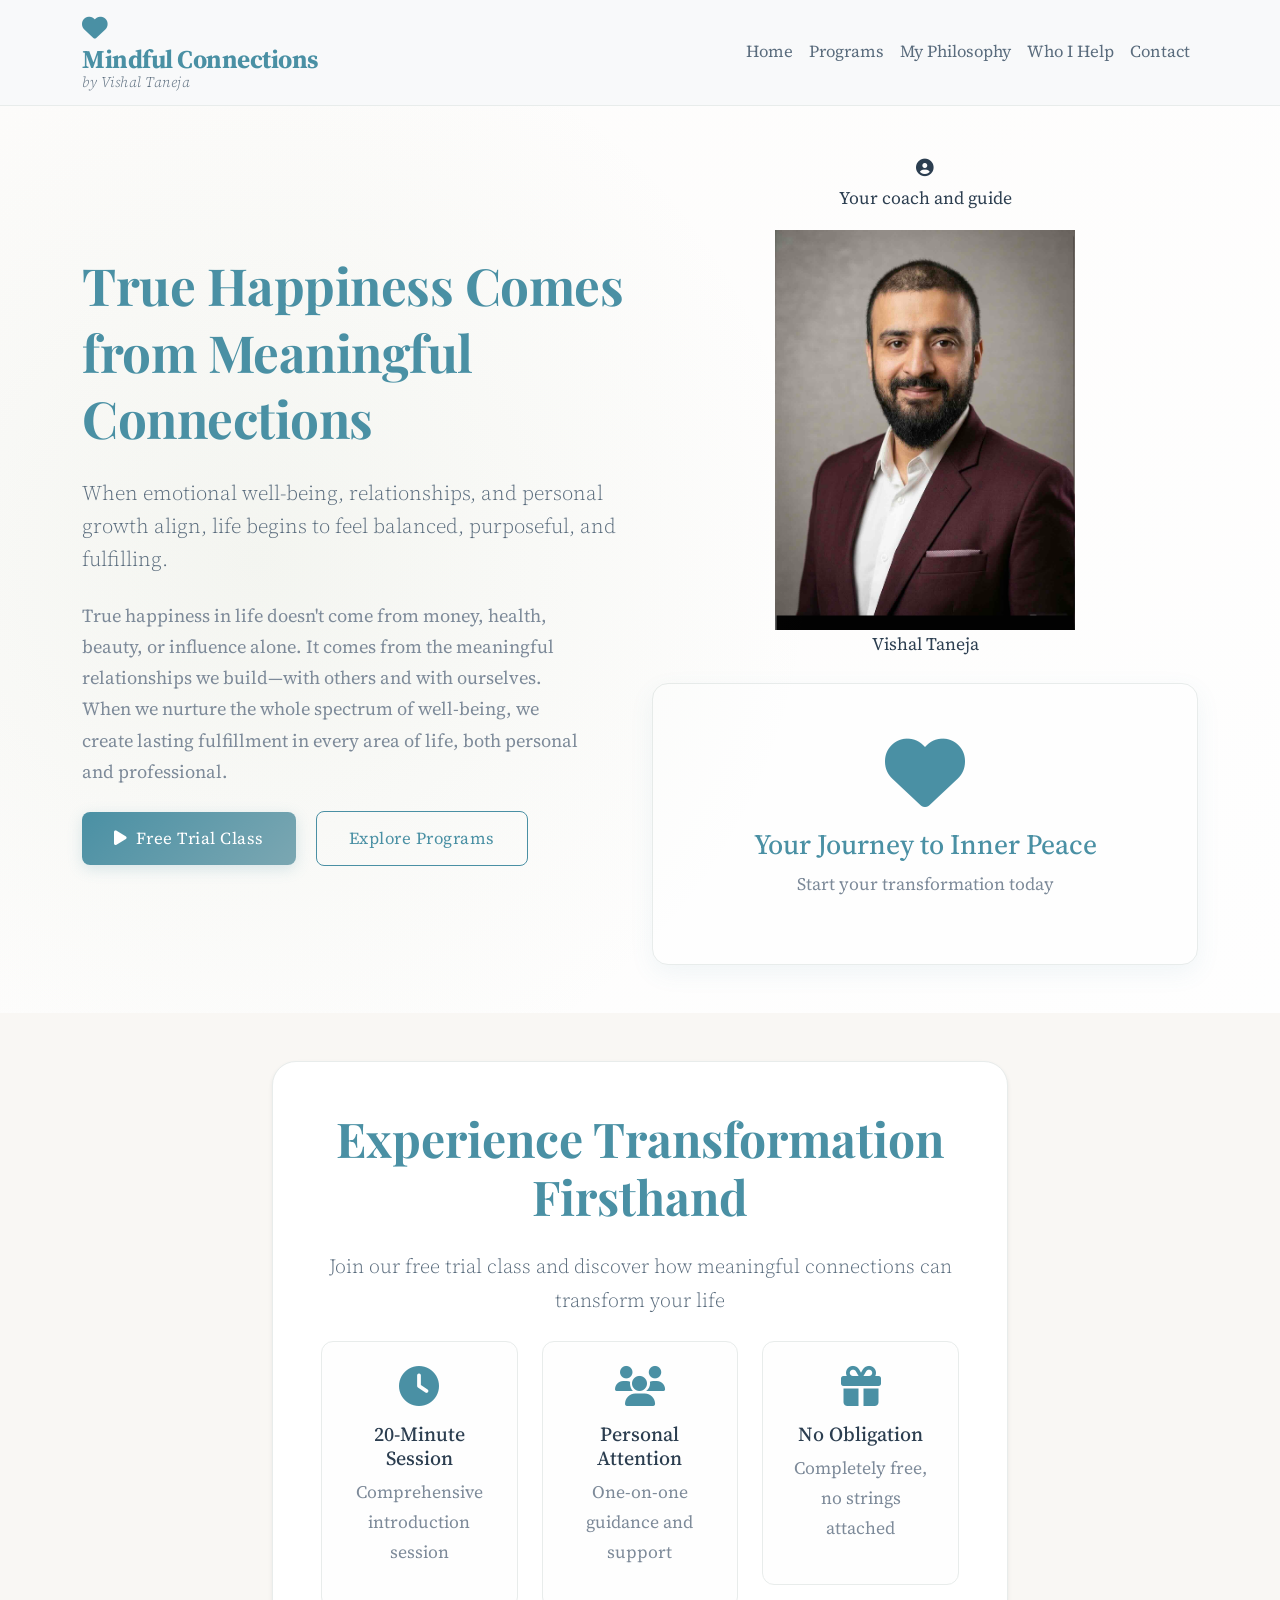
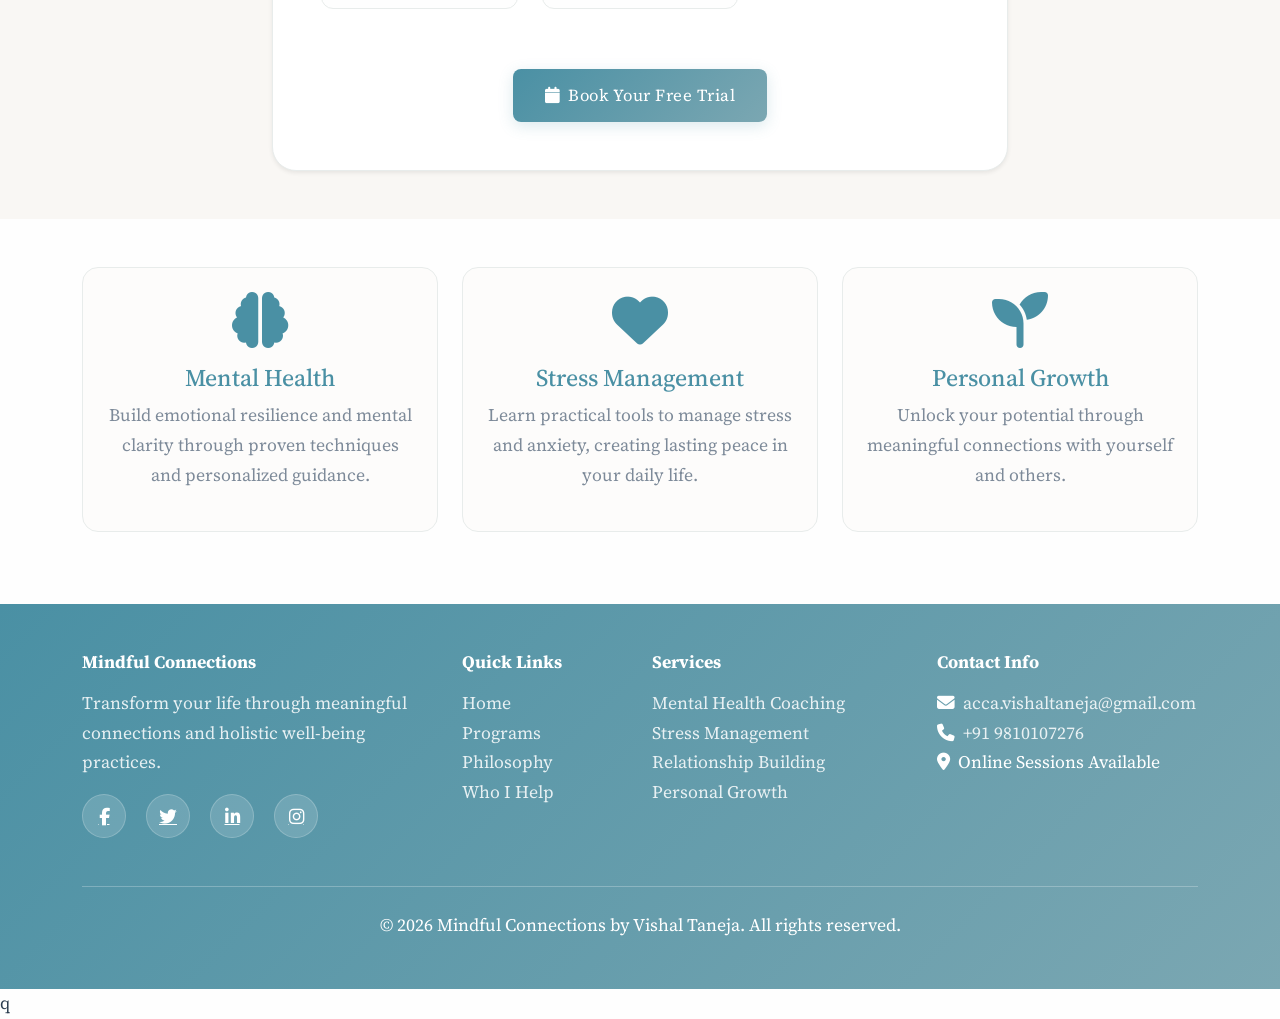
<file: index.html>
<!DOCTYPE html>
<html lang="en">
<head>
    <meta charset="UTF-8">
    <meta name="viewport" content="width=device-width, initial-scale=1.0">
    <title>Mental Health & Stress Coaching - True Happiness Through Meaningful Connections</title>
    <link href="https://cdn.jsdelivr.net/npm/bootstrap@5.3.0/dist/css/bootstrap.min.css" rel="stylesheet">
    <link href="https://cdnjs.cloudflare.com/ajax/libs/font-awesome/6.4.0/css/all.min.css" rel="stylesheet">
    <link href="https://fonts.googleapis.com/css2?family=Playfair+Display:wght@400;500;600&family=Source+Serif+Pro:wght@300;400;600&display=swap" rel="stylesheet">
    <link rel="stylesheet" href="css/style.css">
</head>
<body>
<!-- Navigation -->
<nav class="navbar navbar-expand-lg navbar-light bg-light pastel-nav">
    <div class="container">
        <a class="navbar-brand fw-bold" href="index.html">
            <i class="fas fa-heart text-primary me-2"></i>
            <div>
                <div>Mindful Connections</div>
                <div class="brand-subtitle">by Vishal Taneja</div>
            </div>
        </a>
        <button class="navbar-toggler" type="button" data-bs-toggle="collapse" data-bs-target="#navbarNav">
            <span class="navbar-toggler-icon"></span>
        </button>
        <div class="collapse navbar-collapse" id="navbarNav">
            <ul class="navbar-nav ms-auto">
                <li class="nav-item">
                    <a class="nav-link" href="index.html">Home</a>
                </li>
                <li class="nav-item">
                    <a class="nav-link" href="programs.html">Programs</a>
                </li>
                <li class="nav-item">
                    <a class="nav-link" href="philosophy.html">My Philosophy</a>
                </li>
                <li class="nav-item">
                    <a class="nav-link" href="who-i-help.html">Who I Help</a>
                </li>
                <li class="nav-item">
                    <a class="nav-link" href="contact.html">Contact</a>
                </li>
            </ul>
        </div>
    </div>
</nav>

<!-- Hero Section -->
<section class="hero-section py-5">
    <div class="container">
        <div class="row align-items-center min-vh-80">
            <div class="col-lg-6">
                <div class="hero-content">
                    <h1 class="display-4 fw-bold text-primary mb-4" style="font-family: 'Playfair Display', serif;">
                        True Happiness Comes from Meaningful Connections
                    </h1>
                    <p class="lead text-secondary mb-4">
                        When emotional well-being, relationships, and personal growth align, life begins to feel balanced, purposeful, and fulfilling.
                    </p>
                    <p class="text-muted mb-4">
                        True happiness in life doesn't come from money, health, beauty, or influence alone. It comes from the meaningful relationships we build—with others and with ourselves. When we nurture the whole spectrum of well-being, we create lasting fulfillment in every area of life, both personal and professional.
                    </p>
                    <div class="hero-buttons">
                        <a href="#free-trial" class="btn btn-primary btn-lg me-3">
                            <i class="fas fa-play me-2"></i>Free Trial Class
                        </a>
                        <a href="programs.html" class="btn btn-outline-primary btn-lg">
                            Explore Programs
                        </a>
                    </div>
                </div>
            </div>
            <div class="col-lg-6">
                <div class="person-image-section text-center mb-4">
                    <div class="person-image-placeholder">
                        <i class="fas fa-user-circle"></i>
                    </div>
                    <div class="person-image-caption">
                        <p>Your coach and guide</p>
                        <img src="images/VT1.jpeg" height="400" width="300"/>
                        <p>Vishal Taneja</p>
                    </div>
                </div>
                <div class="hero-image text-center">
                    <div class="pastel-card p-5 rounded-3">
                        <i class="fas fa-heart display-1 text-primary mb-3"></i>
                        <h3 class="text-primary">Your Journey to Inner Peace</h3>
                        <p class="text-muted">Start your transformation today</p>
                    </div>
                </div>
            </div>
        </div>
    </div>
</section>

<!-- Free Trial Section -->
<section id="free-trial" class="free-trial-section py-5 bg-light-pastel">
    <div class="container">
        <div class="row justify-content-center">
            <div class="col-lg-8 text-center">
                <div class="trial-card p-5 rounded-4 bg-white shadow-sm">
                    <h2 class="display-5 fw-bold text-primary mb-4" style="font-family: 'Playfair Display', serif;">Experience Transformation Firsthand</h2>
                    <p class="lead text-secondary mb-4">
                        Join our free trial class and discover how meaningful connections can transform your life
                    </p>
                    <div class="trial-features mb-4">
                        <div class="row">
                            <div class="col-md-4 mb-3">
                                <div class="feature-item">
                                    <i class="fas fa-clock text-primary display-6 mb-3"></i>
                                    <h5>20-Minute Session</h5>
                                    <p class="text-muted">Comprehensive introduction session</p>
                                </div>
                            </div>
                            <div class="col-md-4 mb-3">
                                <div class="feature-item">
                                    <i class="fas fa-users text-primary display-6 mb-3"></i>
                                    <h5>Personal Attention</h5>
                                    <p class="text-muted">One-on-one guidance and support</p>
                                </div>
                            </div>
                            <div class="col-md-4 mb-3">
                                <div class="feature-item">
                                    <i class="fas fa-gift text-primary display-6 mb-3"></i>
                                    <h5>No Obligation</h5>
                                    <p class="text-muted">Completely free, no strings attached</p>
                                </div>
                            </div>
                        </div>
                    </div>
                    <a href="contact.html" class="btn btn-primary btn-lg">
                        <i class="fas fa-calendar me-2"></i>Book Your Free Trial
                    </a>
                </div>
            </div>
        </div>
    </div>
</section>

<!-- Features Section -->
<section class="features-section py-5">
    <div class="container">
        <div class="row">
            <div class="col-lg-4 mb-4">
                <div class="feature-card p-4 rounded-3 bg-light-pastel text-center h-100">
                    <i class="fas fa-brain text-primary display-4 mb-3"></i>
                    <h4 class="text-primary">Mental Health</h4>
                    <p class="text-muted">Build emotional resilience and mental clarity through proven techniques and personalized guidance.</p>
                </div>
            </div>
            <div class="col-lg-4 mb-4">
                <div class="feature-card p-4 rounded-3 bg-light-pastel text-center h-100">
                    <i class="fas fa-heart text-primary display-4 mb-3"></i>
                    <h4 class="text-primary">Stress Management</h4>
                    <p class="text-muted">Learn practical tools to manage stress and anxiety, creating lasting peace in your daily life.</p>
                </div>
            </div>
            <div class="col-lg-4 mb-4">
                <div class="feature-card p-4 rounded-3 bg-light-pastel text-center h-100">
                    <i class="fas fa-seedling text-primary display-4 mb-3"></i>
                    <h4 class="text-primary">Personal Growth</h4>
                    <p class="text-muted">Unlock your potential through meaningful connections with yourself and others.</p>
                </div>
            </div>
        </div>
    </div>
</section>

<!-- Footer -->
<footer class="footer bg-primary text-white py-5">
    <div class="container">
        <div class="row">
            <div class="col-lg-4 mb-4">
                <h5 class="fw-bold mb-3">Mindful Connections</h5>
                <p class="text-light">
                    Transform your life through meaningful connections and holistic well-being practices.
                </p>
                <div class="social-links">
                    <a href="#" class="text-white me-3"><i class="fab fa-facebook-f"></i></a>
                    <a href="#" class="text-white me-3"><i class="fab fa-twitter"></i></a>
                    <a href="#" class="text-white me-3"><i class="fab fa-linkedin-in"></i></a>
                    <a href="#" class="text-white"><i class="fab fa-instagram"></i></a>
                </div>
            </div>
            <div class="col-lg-2 mb-4">
                <h6 class="fw-bold mb-3">Quick Links</h6>
                <ul class="list-unstyled">
                    <li><a href="index.html" class="text-light text-decoration-none">Home</a></li>
                    <li><a href="programs.html" class="text-light text-decoration-none">Programs</a></li>
                    <li><a href="philosophy.html" class="text-light text-decoration-none">Philosophy</a></li>
                    <li><a href="who-i-help.html" class="text-light text-decoration-none">Who I Help</a></li>
                </ul>
            </div>
            <div class="col-lg-3 mb-4">
                <h6 class="fw-bold mb-3">Services</h6>
                <ul class="list-unstyled">
                    <li><a href="#" class="text-light text-decoration-none">Mental Health Coaching</a></li>
                    <li><a href="#" class="text-light text-decoration-none">Stress Management</a></li>
                    <li><a href="#" class="text-light text-decoration-none">Relationship Building</a></li>
                    <li><a href="#" class="text-light text-decoration-none">Personal Growth</a></li>
                </ul>
            </div>
            <div class="col-lg-3 mb-4">
                <h6 class="fw-bold mb-3">Contact Info</h6>
                <ul class="list-unstyled">
                    <li><i class="fas fa-envelope me-2"></i><a href="mailto:acca.vishaltaneja@gmail.com" class="text-light text-decoration-none">acca.vishaltaneja@gmail.com</a></li>
                    <li><i class="fas fa-phone me-2"></i><a href="tel:+919810107276" class="text-light text-decoration-none">+91 9810107276</a></li>
                    <li><i class="fas fa-map-marker-alt me-2"></i>Online Sessions Available</li>
                </ul>
            </div>
        </div>
        <hr class="my-4 bg-light">
        <div class="row">
            <div class="col-12 text-center">
                <p class="mb-0">&copy; 2026 Mindful Connections by Vishal Taneja. All rights reserved.</p>
            </div>
        </div>
    </div>
</footer>

<script src="https://cdn.jsdelivr.net/npm/bootstrap@5.3.0/dist/js/bootstrap.bundle.min.js"></script>
<script src="js/main.js"></script>
</body>
</html> q
</file>
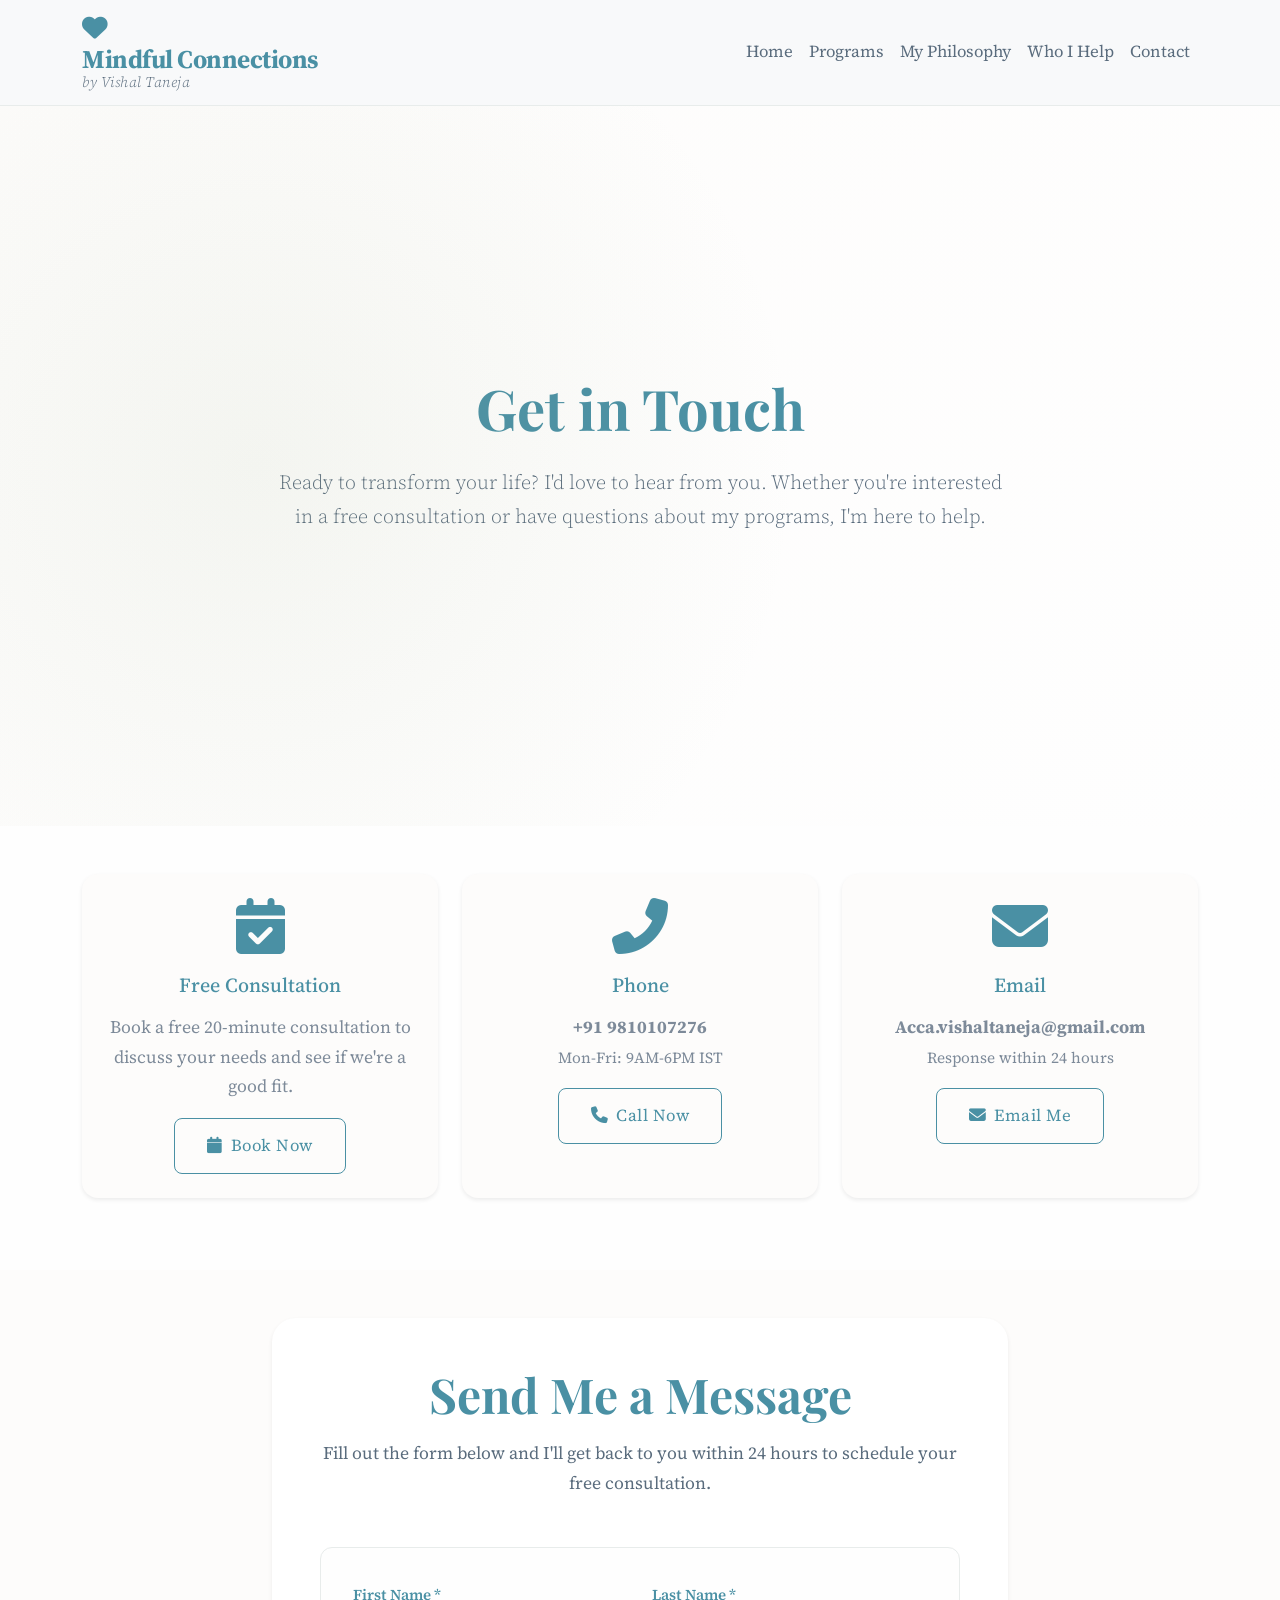
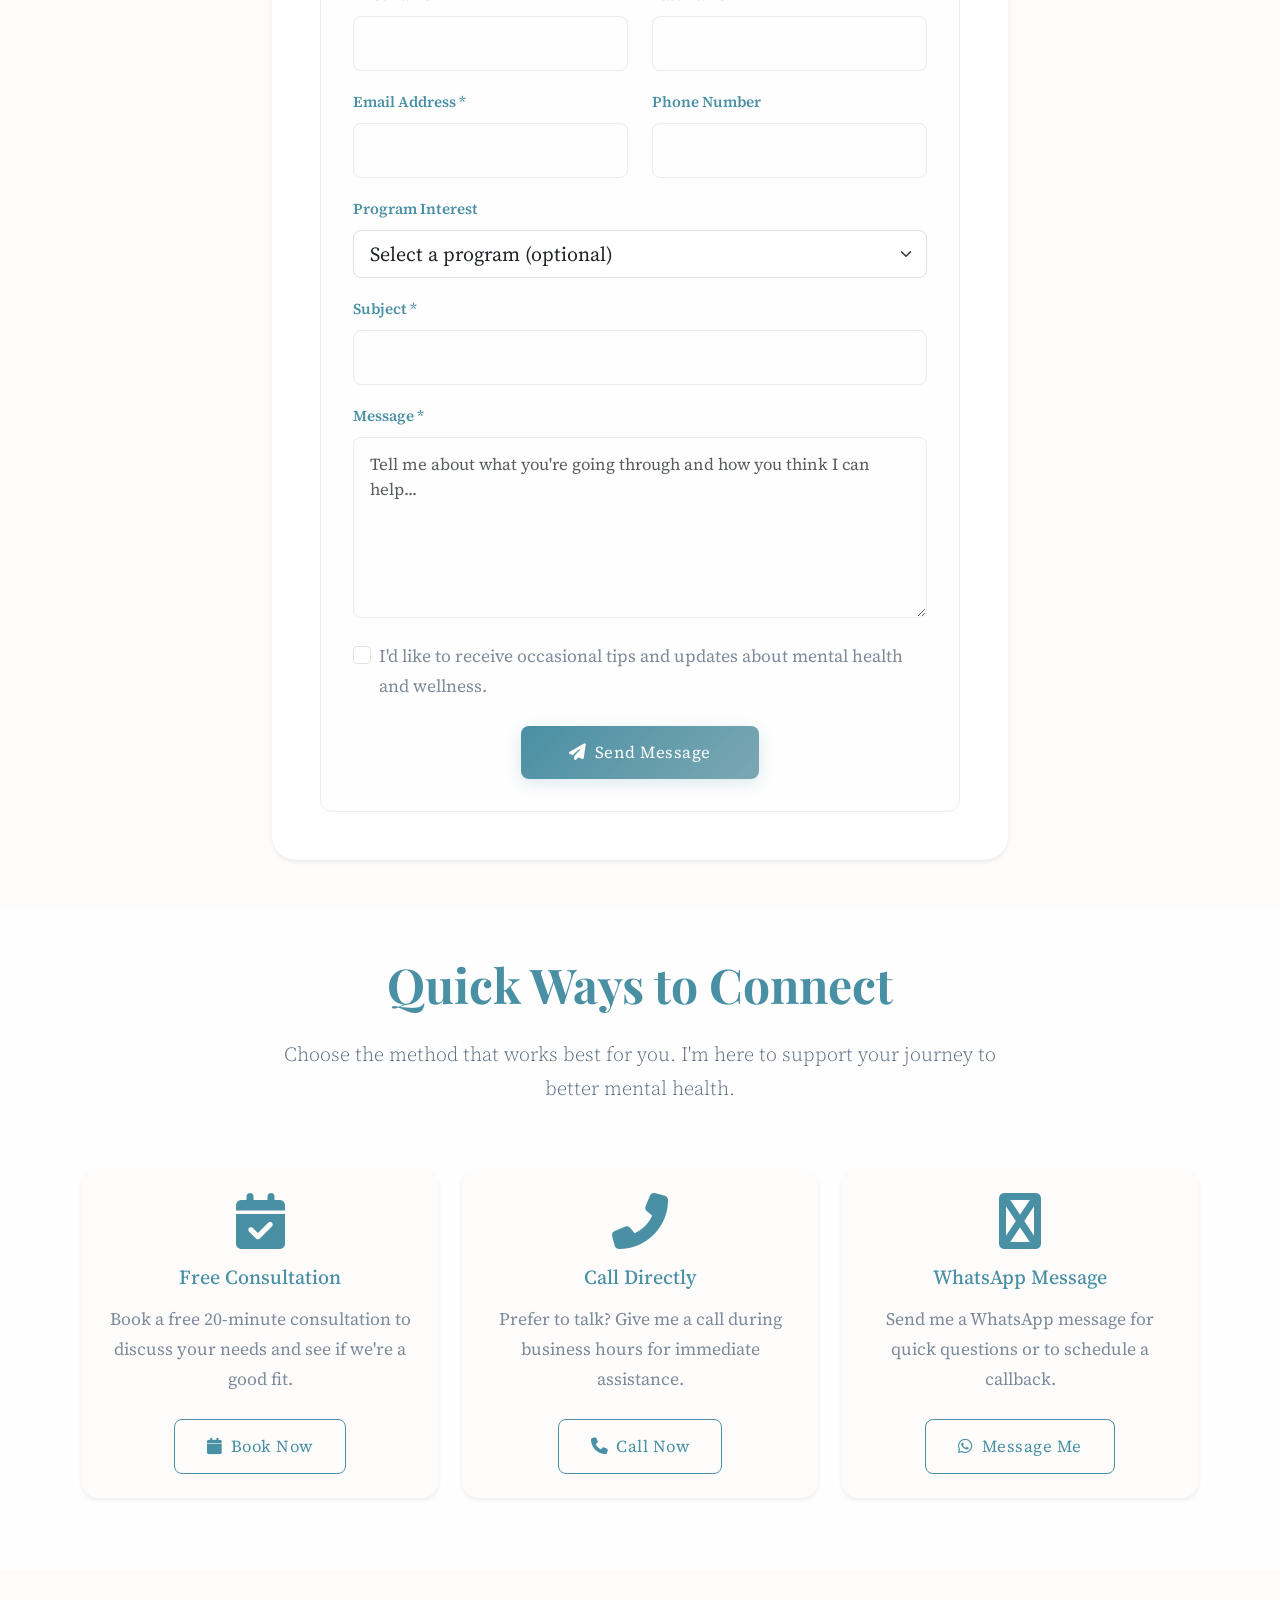
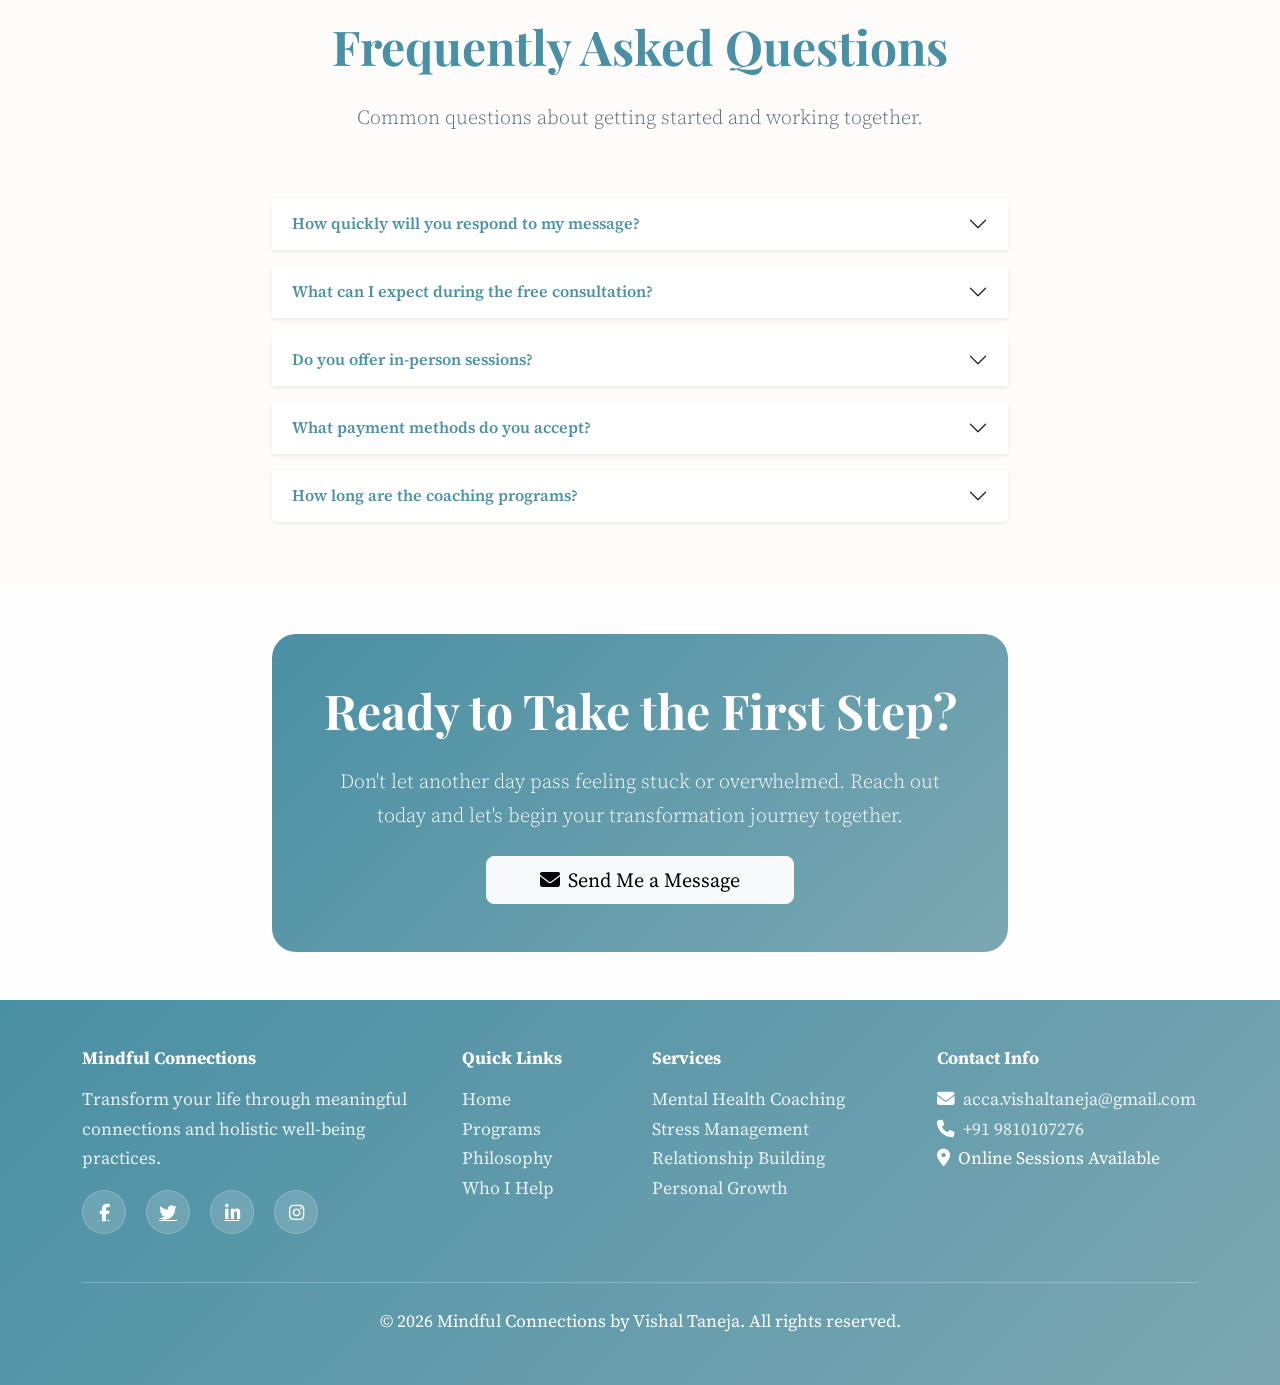
<file: contact.html>
<!DOCTYPE html>
<html lang="en">
<head>
    <meta charset="UTF-8">
    <meta name="viewport" content="width=device-width, initial-scale=1.0">
    <title>Contact - Mental Health & Stress Coaching</title>
    <link href="https://cdn.jsdelivr.net/npm/bootstrap@5.3.0/dist/css/bootstrap.min.css" rel="stylesheet">
    <link href="https://cdnjs.cloudflare.com/ajax/libs/font-awesome/6.4.0/css/all.min.css" rel="stylesheet">
    <link href="https://fonts.googleapis.com/css2?family=Playfair+Display:wght@400;500;600&family=Source+Serif+Pro:wght@300;400;600&display=swap" rel="stylesheet">
    <link rel="stylesheet" href="css/style.css">
</head>
<body>
    <!-- Navigation -->
    <nav class="navbar navbar-expand-lg navbar-light bg-light pastel-nav">
        <div class="container">
            <a class="navbar-brand fw-bold" href="index.html">
                <i class="fas fa-heart text-primary me-2"></i>
                <div>
                    <div>Mindful Connections</div>
                    <div class="brand-subtitle">by Vishal Taneja</div>
                </div>
            </a>
            <button class="navbar-toggler" type="button" data-bs-toggle="collapse" data-bs-target="#navbarNav">
                <span class="navbar-toggler-icon"></span>
            </button>
            <div class="collapse navbar-collapse" id="navbarNav">
                <ul class="navbar-nav ms-auto">
                    <li class="nav-item">
                        <a class="nav-link" href="index.html">Home</a>
                    </li>
                    <li class="nav-item">
                        <a class="nav-link" href="programs.html">Programs</a>
                    </li>
                    <li class="nav-item">
                        <a class="nav-link" href="philosophy.html">My Philosophy</a>
                    </li>
                    <li class="nav-item">
                        <a class="nav-link" href="who-i-help.html">Who I Help</a>
                    </li>
                    <li class="nav-item">
                        <a class="nav-link active" href="contact.html">Contact</a>
                    </li>
                </ul>
            </div>
        </div>
    </nav>

    <!-- Hero Section -->
    <section class="hero-section py-5">
        <div class="container">
            <div class="row justify-content-center text-center">
                <div class="col-lg-8">
                    <h1 class="display-4 fw-bold text-primary mb-4" style="font-family: 'Playfair Display', serif;">Get in Touch</h1>
                    <p class="lead text-secondary mb-4">
                        Ready to transform your life? I'd love to hear from you. Whether you're interested in a free consultation or have questions about my programs, I'm here to help.
                    </p>
                </div>
            </div>
        </div>
    </section>

    <!-- Contact Information Cards -->
    <section class="contact-info py-5">
        <div class="container">
            <div class="row">
                <div class="col-lg-4 mb-4">
                    <div class="info-card p-4 rounded-3 bg-light-pastel text-center h-100 border-0 shadow-sm">
                        <div class="info-icon mb-3">
                            <i class="fas fa-calendar-check display-4 text-primary"></i>
                        </div>
                        <h5 class="text-primary mb-3">Free Consultation</h5>
                        <p class="text-muted mb-3">
                            Book a free 20-minute consultation to discuss your needs and see if we're a good fit.
                        </p>
                        <a href="#contactForm" class="btn btn-outline-primary btn-sm" onclick="scrollToForm()">
                            <i class="fas fa-calendar me-2"></i>Book Now
                        </a>
                    </div>
                </div>
                <div class="col-lg-4 mb-4">
                    <div class="info-card p-4 rounded-3 bg-light-pastel text-center h-100 border-0 shadow-sm">
                        <div class="info-icon mb-3">
                            <i class="fas fa-phone-alt display-4 text-primary"></i>
                        </div>
                        <h5 class="text-primary mb-3">Phone</h5>
                        <p class="text-muted mb-3">
                            <a href="tel:++91 9810107276" class="text-decoration-none text-muted">
                                <strong>+91 9810107276</strong>
                            </a><br>
                            <small>Mon-Fri: 9AM-6PM IST</small>
                        </p>
                        <a href="tel:++91 9810107276" class="btn btn-outline-primary btn-sm">
                            <i class="fas fa-phone me-2"></i>Call Now
                        </a>
                    </div>
                </div>
                <div class="col-lg-4 mb-4">
                    <div class="info-card p-4 rounded-3 bg-light-pastel text-center h-100 border-0 shadow-sm">
                        <div class="info-icon mb-3">
                            <i class="fas fa-envelope display-4 text-primary"></i>
                        </div>
                        <h5 class="text-primary mb-3">Email</h5>
                        <p class="text-muted mb-3">
                            <a href="mailto:Acca.vishaltaneja@gmail.com" class="text-decoration-none text-muted">
                                <strong>Acca.vishaltaneja@gmail.com</strong>
                            </a><br>
                            <small>Response within 24 hours</small>
                        </p>
                        <a href="mailto:Acca.vishaltaneja@gmail.com" class="btn btn-outline-primary btn-sm">
                            <i class="fas fa-envelope me-2"></i>Email Me
                        </a>
                    </div>
                </div>
            </div>
        </div>
    </section>

    <!-- Contact Form Section -->
    <section class="contact-form-section py-5 bg-light-pastel">
        <div class="container">
            <div class="row justify-content-center">
                <div class="col-lg-8">
                    <div class="form-container p-5 rounded-4 bg-white shadow-sm">
                        <div class="form-header text-center mb-5">
                            <h2 class="display-5 fw-bold text-primary mb-3" style="font-family: 'Playfair Display', serif;">Send Me a Message</h2>
                            <p class="text-secondary">
                                Fill out the form below and I'll get back to you within 24 hours to schedule your free consultation.
                            </p>
                        </div>
                        
                        <form id="contactForm" class="contact-form">
                            <div class="row">
                                <div class="col-md-6 mb-3">
                                    <label for="firstName" class="form-label text-primary fw-semibold">First Name *</label>
                                    <input type="text" class="form-control form-control-lg" id="firstName" name="firstName" required>
                                    <div class="invalid-feedback">Please enter your first name.</div>
                                </div>
                                <div class="col-md-6 mb-3">
                                    <label for="lastName" class="form-label text-primary fw-semibold">Last Name *</label>
                                    <input type="text" class="form-control form-control-lg" id="lastName" name="lastName" required>
                                    <div class="invalid-feedback">Please enter your last name.</div>
                                </div>
                            </div>
                            
                            <div class="row">
                                <div class="col-md-6 mb-3">
                                    <label for="email" class="form-label text-primary fw-semibold">Email Address *</label>
                                    <input type="email" class="form-control form-control-lg" id="email" name="email" required>
                                    <div class="invalid-feedback">Please enter a valid email address.</div>
                                </div>
                                <div class="col-md-6 mb-3">
                                    <label for="phone" class="form-label text-primary fw-semibold">Phone Number</label>
                                    <input type="tel" class="form-control form-control-lg" id="phone" name="phone">
                                    <div class="invalid-feedback">Please enter a valid phone number.</div>
                                </div>
                            </div>
                            
                            <div class="mb-3">
                                <label for="program" class="form-label text-primary fw-semibold">Program Interest</label>
                                <select class="form-select form-select-lg" id="program" name="program">
                                    <option value="">Select a program (optional)</option>
                                    <option value="Mental Health Mastery">Free session</option>
                                    <option value="Mental Health Mastery">Mental Health</option>
                                    <option value="Relationship Harmony">Relationship Harmony</option>
                                    <option value="Stress-Free Living">Stress-Free Living</option>
                                    <option value="Personal Transformation">Personal Transformation</option>
                                    <option value="Not Sure">Not Sure - Help me choose</option>
                                </select>
                            </div>
                            
                            <div class="mb-3">
                                <label for="subject" class="form-label text-primary fw-semibold">Subject *</label>
                                <input type="text" class="form-control form-control-lg" id="subject" name="subject" required>
                                <div class="invalid-feedback">Please enter a subject.</div>
                            </div>
                            
                            <div class="mb-4">
                                <label for="message" class="form-label text-primary fw-semibold">Message *</label>
                                <textarea class="form-control form-control-lg" id="message" name="message" rows="6" required placeholder="Tell me about what you're going through and how you think I can help..."></textarea>
                                <div class="invalid-feedback">Please enter your message.</div>
                            </div>
                            
                            <div class="mb-4">
                                <div class="form-check">
                                    <input class="form-check-input" type="checkbox" id="newsletter" name="newsletter">
                                    <label class="form-check-label text-muted" for="newsletter">
                                        I'd like to receive occasional tips and updates about mental health and wellness.
                                    </label>
                                </div>
                            </div>
                            
                            <div class="text-center">
                                <button type="submit" class="btn btn-primary btn-lg px-5">
                                    <i class="fas fa-paper-plane me-2"></i>Send Message
                                </button>
                            </div>
                        </form>
                    </div>
                </div>
            </div>
        </div>
    </section>

    <!-- Quick Contact Options -->
    <section class="quick-contact py-5">
        <div class="container">
            <div class="row justify-content-center text-center mb-5">
                <div class="col-lg-8">
                    <h2 class="display-5 fw-bold text-primary mb-4" style="font-family: 'Playfair Display', serif;">Quick Ways to Connect</h2>
                    <p class="lead text-secondary">
                        Choose the method that works best for you. I'm here to support your journey to better mental health.
                    </p>
                </div>
            </div>
            <div class="row">
                <div class="col-lg-4 mb-4">
                    <div class="quick-contact-card p-4 rounded-3 bg-light-pastel text-center h-100 border-0 shadow-sm">
                        <i class="fas fa-calendar-check text-primary display-4 mb-3"></i>
                        <h5 class="text-primary mb-3">Free Consultation</h5>
                        <p class="text-muted mb-4">
                            Book a free 20-minute consultation to discuss your needs and see if we're a good fit.
                        </p>
                        <a href="#contactForm" class="btn btn-outline-primary" onclick="scrollToForm()">
                            <i class="fas fa-calendar me-2"></i>Book Now
                        </a>
                    </div>
                </div>
                <div class="col-lg-4 mb-4">
                    <div class="quick-contact-card p-4 rounded-3 bg-light-pastel text-center h-100 border-0 shadow-sm">
                        <i class="fas fa-phone-alt text-primary display-4 mb-3"></i>
                        <h5 class="text-primary mb-3">Call Directly</h5>
                        <p class="text-muted mb-4">
                            Prefer to talk? Give me a call during business hours for immediate assistance.
                        </p>
                        <a href="tel:+919810107276" class="btn btn-outline-primary">
                            <i class="fas fa-phone me-2"></i>Call Now
                        </a>
                    </div>
                </div>
                <div class="col-lg-4 mb-4">
                    <div class="quick-contact-card p-4 rounded-3 bg-light-pastel text-center h-100 border-0 shadow-sm">
                        <i class="fas fa-whatsapp text-primary display-4 mb-3"></i>
                        <h5 class="text-primary mb-3">WhatsApp Message</h5>
                        <p class="text-muted mb-4">
                            Send me a WhatsApp message for quick questions or to schedule a callback.
                        </p>
                        <a href="https://wa.me/919810107276" class="btn btn-outline-primary" target="_blank">
                            <i class="fab fa-whatsapp me-2"></i>Message Me
                        </a>
                    </div>
                </div>
            </div>
        </div>
    </section>

    <!-- FAQ Section -->
    <section class="faq-section py-5 bg-light-pastel">
        <div class="container">
            <div class="row justify-content-center text-center mb-5">
                <div class="col-lg-8">
                    <h2 class="display-5 fw-bold text-primary mb-4" style="font-family: 'Playfair Display', serif;">Frequently Asked Questions</h2>
                    <p class="lead text-secondary">
                        Common questions about getting started and working together.
                    </p>
                </div>
            </div>
            <div class="row justify-content-center">
                <div class="col-lg-8">
                    <div class="accordion" id="faqAccordion">
                        <div class="accordion-item mb-3 border-0 shadow-sm">
                            <h3 class="accordion-header" id="headingOne">
                                <button class="accordion-button collapsed bg-white text-primary fw-semibold" type="button" data-bs-toggle="collapse" data-bs-target="#collapseOne">
                                    How quickly will you respond to my message?
                                </button>
                            </h3>
                            <div id="collapseOne" class="accordion-collapse collapse" data-bs-parent="#faqAccordion">
                                <div class="accordion-body text-muted">
                                    I typically respond to all inquiries within 24 hours during business days (Monday-Friday). If you contact me over the weekend, I'll get back to you on Monday morning.
                                </div>
                            </div>
                        </div>
                        
                        <div class="accordion-item mb-3 border-0 shadow-sm">
                            <h3 class="accordion-header" id="headingTwo">
                                <button class="accordion-button collapsed bg-white text-primary fw-semibold" type="button" data-bs-toggle="collapse" data-bs-target="#collapseTwo">
                                    What can I expect during the free consultation?
                                </button>
                            </h3>
                            <div id="collapseTwo" class="accordion-collapse collapse" data-bs-parent="#faqAccordion">
                                <div class="accordion-body text-muted">
                                    During our 20-minute free consultation, we'll discuss your current challenges, your goals for coaching, and determine if we're a good fit for working together. There's no obligation to continue after this call.
                                </div>
                            </div>
                        </div>
                        
                        <div class="accordion-item mb-3 border-0 shadow-sm">
                            <h3 class="accordion-header" id="headingThree">
                                <button class="accordion-button collapsed bg-white text-primary fw-semibold" type="button" data-bs-toggle="collapse" data-bs-target="#collapseThree">
                                    Do you offer in-person sessions?
                                </button>
                            </h3>
                            <div id="collapseThree" class="accordion-collapse collapse" data-bs-parent="#faqAccordion">
                                <div class="accordion-body text-muted">
                                    Currently, all sessions are conducted online via video call. This allows me to work with clients worldwide and provides flexibility in scheduling. Online sessions are just as effective as in-person sessions.
                                </div>
                            </div>
                        </div>
                        
                        <div class="accordion-item mb-3 border-0 shadow-sm">
                            <h3 class="accordion-header" id="headingFour">
                                <button class="accordion-button collapsed bg-white text-primary fw-semibold" type="button" data-bs-toggle="collapse" data-bs-target="#collapseFour">
                                    What payment methods do you accept?
                                </button>
                            </h3>
                            <div id="collapseFour" class="accordion-collapse collapse" data-bs-parent="#faqAccordion">
                                <div class="accordion-body text-muted">
                                    I accept bank transfers, UPI payments, and major credit cards. Payment plans are available for longer programs. All payments are processed securely.
                                </div>
                            </div>
                        </div>

                        <div class="accordion-item mb-3 border-0 shadow-sm">
                            <h3 class="accordion-header" id="headingFive">
                                <button class="accordion-button collapsed bg-white text-primary fw-semibold" type="button" data-bs-toggle="collapse" data-bs-target="#collapseFive">
                                    How long are the coaching programs?
                                </button>
                            </h3>
                            <div id="collapseFive" class="accordion-collapse collapse" data-bs-parent="#faqAccordion">
                                <div class="accordion-body text-muted">
                                    Each program typically runs for 8-12 weeks, with weekly 60-minute sessions. However, the duration can be adjusted based on your specific needs and progress. We'll discuss the best timeline during your consultation.
                                </div>
                            </div>
                        </div>
                    </div>
                </div>
            </div>
        </div>
    </section>

    <!-- CTA Section -->
    <section class="cta-section py-5">
        <div class="container">
            <div class="row justify-content-center">
                <div class="col-lg-8 text-center">
                    <div class="cta-card p-5 rounded-4 bg-primary text-white">
                        <h2 class="display-5 fw-bold mb-4" style="font-family: 'Playfair Display', serif;">Ready to Take the First Step?</h2>
                        <p class="lead mb-4">
                            Don't let another day pass feeling stuck or overwhelmed. Reach out today and let's begin your transformation journey together.
                        </p>
                        <div class="row justify-content-center">
                            <div class="col-md-6">
                                <a href="#contactForm" class="btn btn-light btn-lg w-100" onclick="scrollToForm()">
                                    <i class="fas fa-envelope me-2"></i>Send Me a Message
                                </a>
                            </div>
                        </div>
                    </div>
                </div>
            </div>
        </div>
    </section>

    <!-- Footer -->
    <footer class="footer bg-primary text-white py-5">
        <div class="container">
            <div class="row">
                <div class="col-lg-4 mb-4">
                    <h5 class="fw-bold mb-3">Mindful Connections</h5>
                    <p class="text-light">
                        Transform your life through meaningful connections and holistic well-being practices.
                    </p>
                    <div class="social-links">
                        <a href="#" class="text-white me-3"><i class="fab fa-facebook-f"></i></a>
                        <a href="#" class="text-white me-3"><i class="fab fa-twitter"></i></a>
                        <a href="#" class="text-white me-3"><i class="fab fa-linkedin-in"></i></a>
                        <a href="#" class="text-white"><i class="fab fa-instagram"></i></a>
                    </div>
                </div>
                <div class="col-lg-2 mb-4">
                    <h6 class="fw-bold mb-3">Quick Links</h6>
                    <ul class="list-unstyled">
                        <li><a href="index.html" class="text-light text-decoration-none">Home</a></li>
                        <li><a href="programs.html" class="text-light text-decoration-none">Programs</a></li>
                        <li><a href="philosophy.html" class="text-light text-decoration-none">Philosophy</a></li>
                        <li><a href="who-i-help.html" class="text-light text-decoration-none">Who I Help</a></li>
                    </ul>
                </div>
                <div class="col-lg-3 mb-4">
                    <h6 class="fw-bold mb-3">Services</h6>
                    <ul class="list-unstyled">
                        <li><a href="#" class="text-light text-decoration-none">Mental Health Coaching</a></li>
                        <li><a href="#" class="text-light text-decoration-none">Stress Management</a></li>
                        <li><a href="#" class="text-light text-decoration-none">Relationship Building</a></li>
                        <li><a href="#" class="text-light text-decoration-none">Personal Growth</a></li>
                    </ul>
                </div>
                <div class="col-lg-3 mb-4">
                    <h6 class="fw-bold mb-3">Contact Info</h6>
                    <ul class="list-unstyled">
                        <li><i class="fas fa-envelope me-2"></i><a href="mailto:acca.vishaltaneja@gmail.com" class="text-light text-decoration-none">acca.vishaltaneja@gmail.com</a></li>
                        <li><i class="fas fa-phone me-2"></i><a href="tel:+919810107276" class="text-light text-decoration-none">+91 9810107276</a></li>
                        <li><i class="fas fa-map-marker-alt me-2"></i>Online Sessions Available</li>
                    </ul>
                </div>
            </div>
            <hr class="my-4 bg-light">
            <div class="row">
                <div class="col-12 text-center">
                    <p class="mb-0">&copy; 2026 Mindful Connections by Vishal Taneja. All rights reserved.</p>
                </div>
            </div>
        </div>
    </footer>

    <script src="https://cdn.jsdelivr.net/npm/bootstrap@5.3.0/dist/js/bootstrap.bundle.min.js"></script>
    <script src="js/main.js"></script>
    <script>
        // Contact page specific JavaScript
        function scrollToForm() {
            document.getElementById('contactForm').scrollIntoView({
                behavior: 'smooth'
            });
        }

        function bookConsultation() {
            // Set the program to "Free Consultation" and scroll to form
            const programSelect = document.getElementById('program');
            if (programSelect) {
                programSelect.value = 'Not Sure';
            }
            scrollToForm();
        }

        // Enhanced form validation and submission
        document.getElementById('contactForm').addEventListener('submit', function(e) {
            e.preventDefault();
            
            if (this.checkValidity()) {
                // Simulate form submission
                const submitBtn = this.querySelector('button[type="submit"]');
                const originalText = submitBtn.innerHTML;
                
                submitBtn.innerHTML = '<i class="fas fa-spinner fa-spin me-2"></i>Sending...';
                submitBtn.disabled = true;
                
                setTimeout(() => {
                    alert('Thank you for your message! I will get back to you within 24 hours to schedule your free consultation.');
                    this.reset();
                    submitBtn.innerHTML = originalText;
                    submitBtn.disabled = false;
                }, 2000);
            } else {
                this.classList.add('was-validated');
            }
        });

        // Auto-fill program if coming from programs page
        window.addEventListener('DOMContentLoaded', function() {
            const selectedProgram = getSelectedProgram();
            if (selectedProgram) {
                const programSelect = document.getElementById('program');
                if (programSelect) {
                    // Find the option that contains the program name
                    for (let option of programSelect.options) {
                        if (option.text.includes(selectedProgram.name)) {
                            option.selected = true;
                            break;
                        }
                    }
                }
            }
        });
    </script>
</body>
</html>
</file>
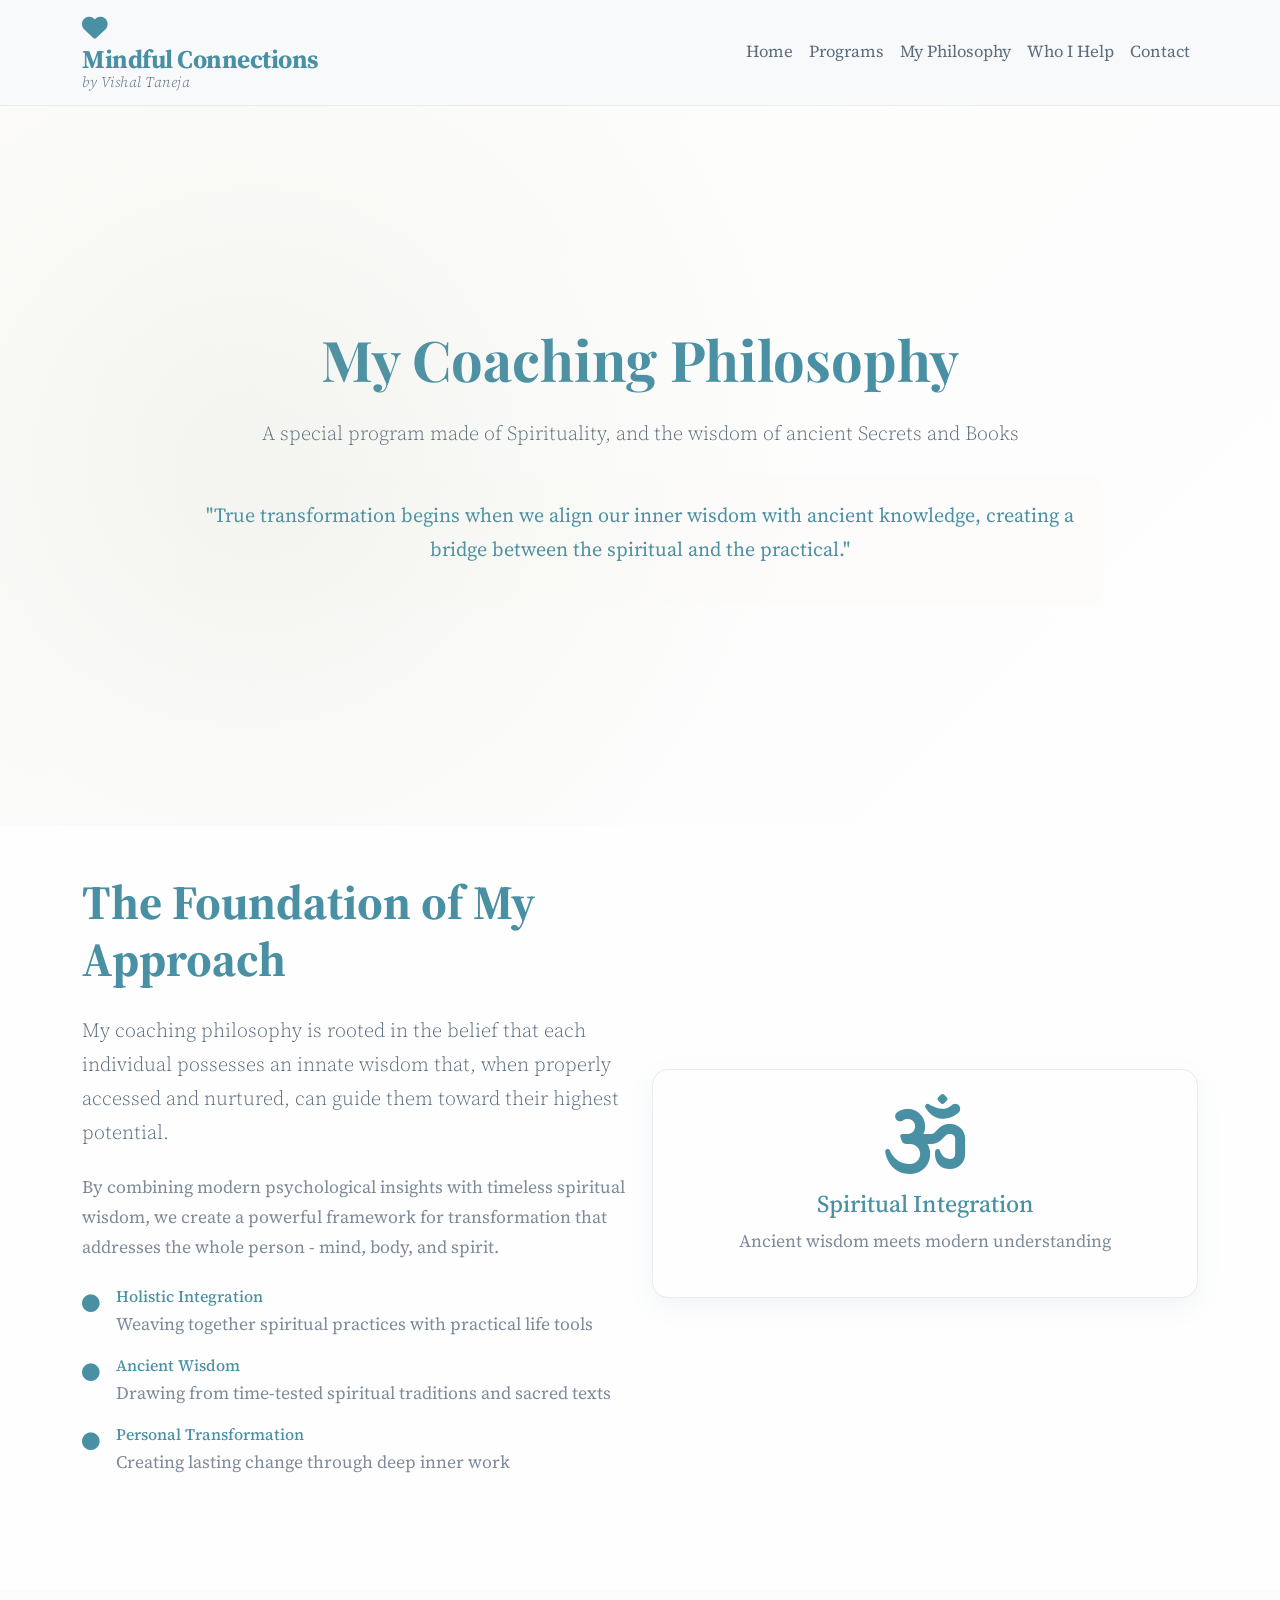
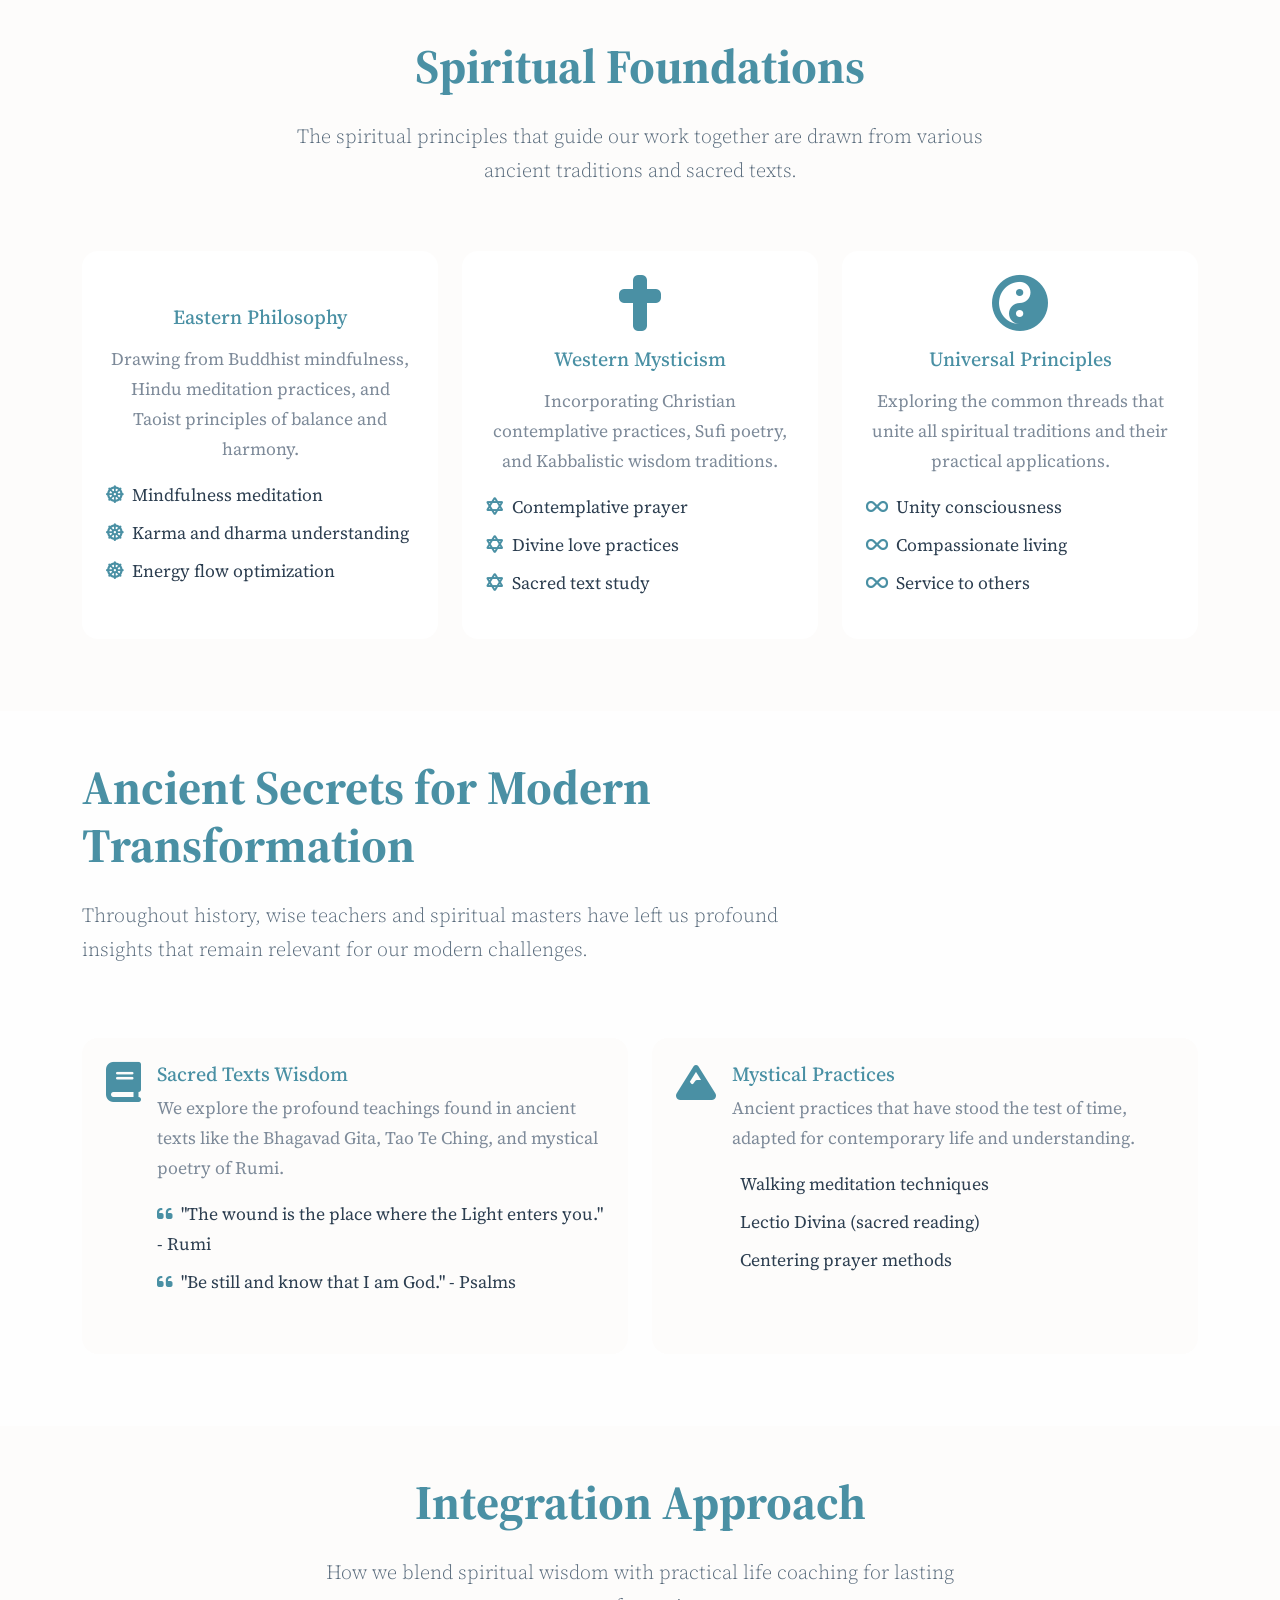
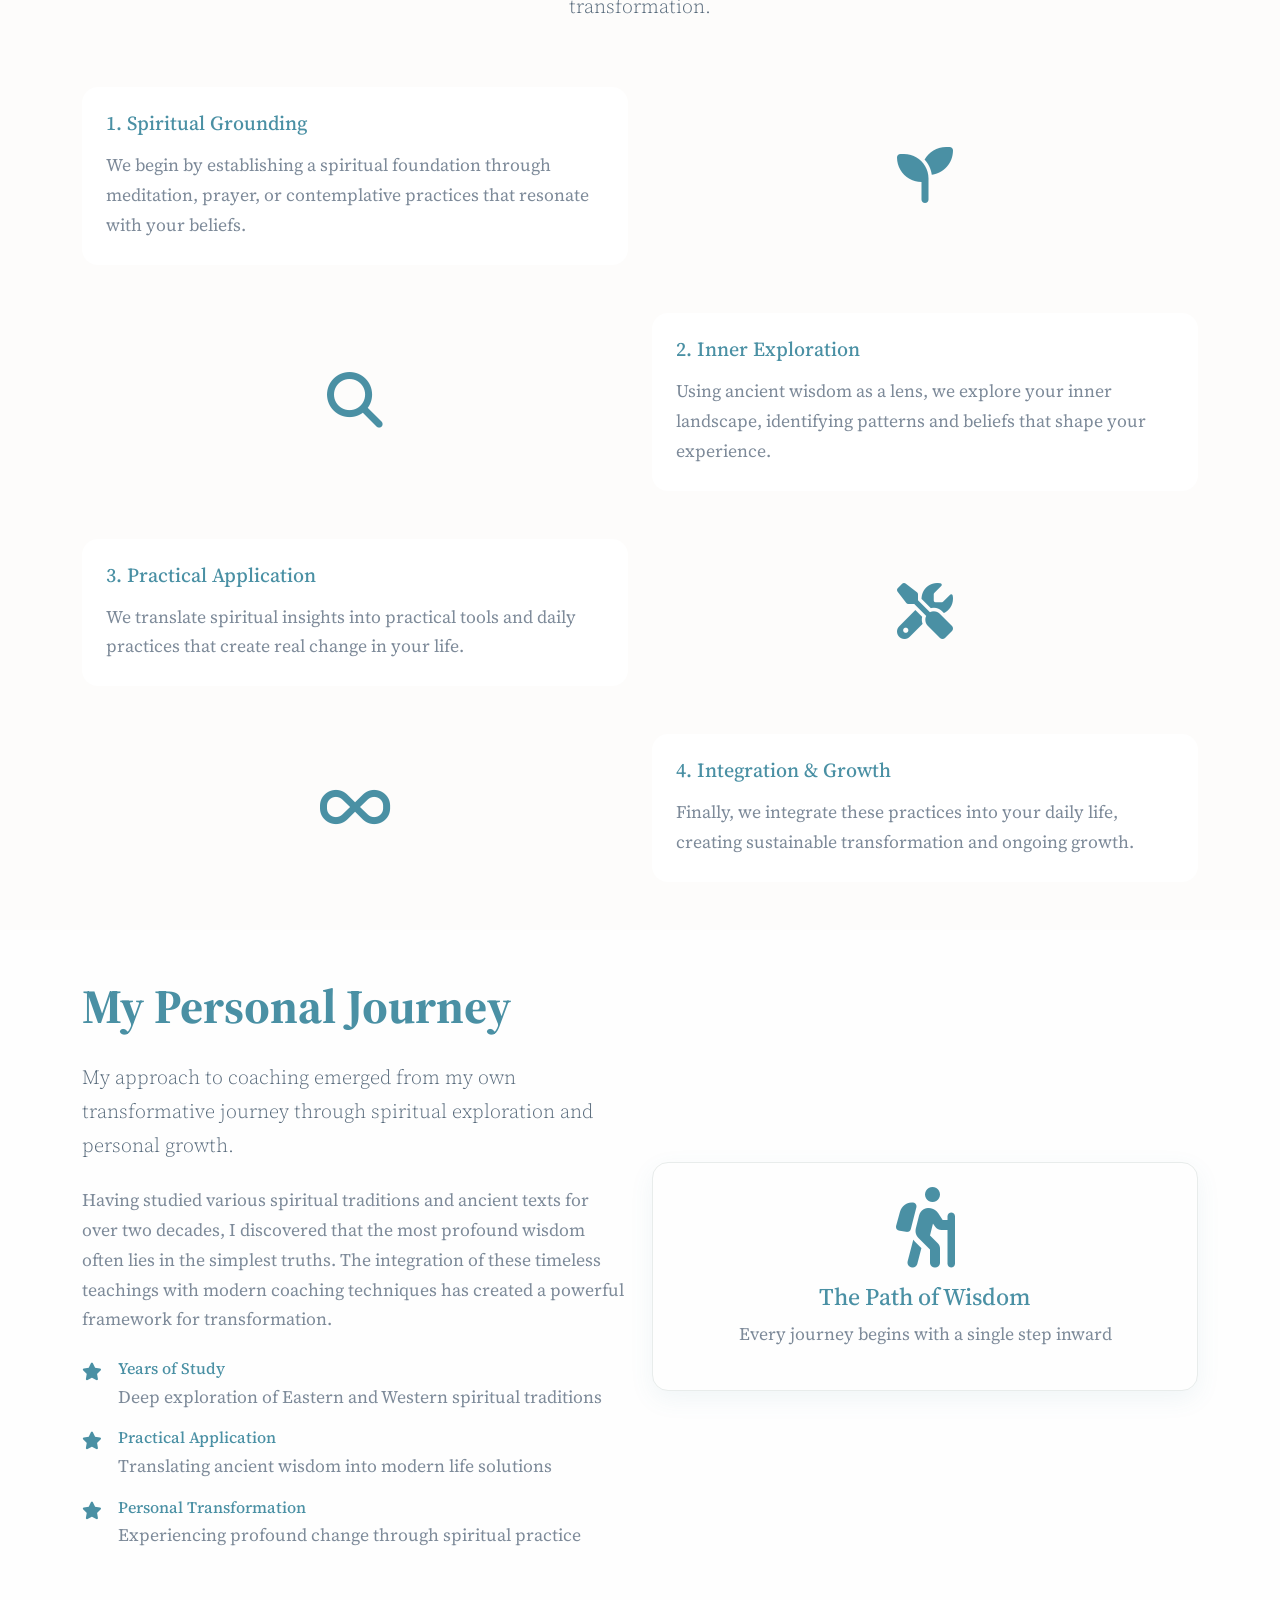
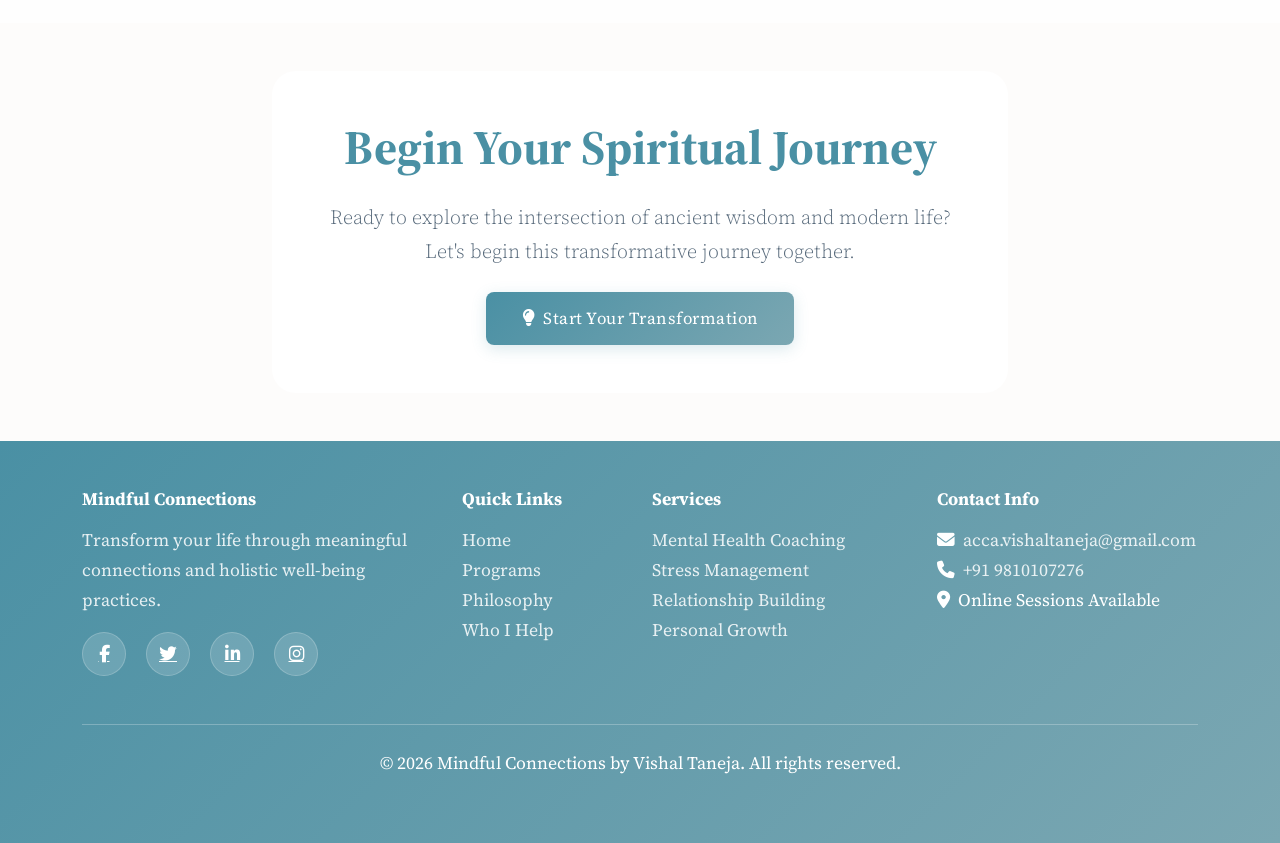
<file: philosophy.html>
<!DOCTYPE html>
<html lang="en">
<head>
    <meta charset="UTF-8">
    <meta name="viewport" content="width=device-width, initial-scale=1.0">
    <title>My Coaching Philosophy - Mental Health & Stress Coaching</title>
    <link href="https://cdn.jsdelivr.net/npm/bootstrap@5.3.0/dist/css/bootstrap.min.css" rel="stylesheet">
    <link href="https://cdnjs.cloudflare.com/ajax/libs/font-awesome/6.4.0/css/all.min.css" rel="stylesheet">
    <link href="https://fonts.googleapis.com/css2?family=Playfair+Display:wght@400;500;600&family=Source+Serif+Pro:wght@300;400;600&display=swap" rel="stylesheet">
    <link rel="stylesheet" href="css/style.css">
</head>
<body>
    <!-- Navigation -->
    <nav class="navbar navbar-expand-lg navbar-light bg-light pastel-nav">
        <div class="container">
            <a class="navbar-brand fw-bold" href="index.html">
                <i class="fas fa-heart text-primary me-2"></i>
                <div>
                    <div>Mindful Connections</div>
                    <div class="brand-subtitle">by Vishal Taneja</div>
                </div>
            </a>
            <button class="navbar-toggler" type="button" data-bs-toggle="collapse" data-bs-target="#navbarNav">
                <span class="navbar-toggler-icon"></span>
            </button>
            <div class="collapse navbar-collapse" id="navbarNav">
                <ul class="navbar-nav ms-auto">
                    <li class="nav-item">
                        <a class="nav-link" href="index.html">Home</a>
                    </li>
                    <li class="nav-item">
                        <a class="nav-link" href="programs.html">Programs</a>
                    </li>
                    <li class="nav-item">
                        <a class="nav-link active" href="philosophy.html">My Philosophy</a>
                    </li>
                    <li class="nav-item">
                        <a class="nav-link" href="who-i-help.html">Who I Help</a>
                    </li>
                    <li class="nav-item">
                        <a class="nav-link" href="contact.html">Contact</a>
                    </li>
                </ul>
            </div>
        </div>
    </nav>

    <!-- Hero Section -->
    <section class="hero-section py-5">
        <div class="container">
            <div class="row justify-content-center text-center">
                <div class="col-lg-10">
                    <h1 class="display-4 fw-bold text-primary mb-4" style="font-family: 'Playfair Display', serif;">My Coaching Philosophy</h1>
                    <p class="lead text-secondary mb-4">
                        A special program made of Spirituality, and the wisdom of ancient Secrets and Books
                    </p>
                    <div class="philosophy-quote bg-light-pastel p-4 rounded-3">
                        <blockquote class="blockquote">
                            <p class="mb-0 fs-5 text-primary">
                                "True transformation begins when we align our inner wisdom with ancient knowledge, creating a bridge between the spiritual and the practical."
                            </p>
                        </blockquote>
                    </div>
                </div>
            </div>
        </div>
    </section>

    <!-- Philosophy Overview -->
    <section class="philosophy-overview py-5">
        <div class="container">
            <div class="row align-items-center mb-5">
                <div class="col-lg-6">
                    <h2 class="display-5 fw-bold text-primary mb-4">The Foundation of My Approach</h2>
                    <p class="lead text-secondary mb-4">
                        My coaching philosophy is rooted in the belief that each individual possesses an innate wisdom that, when properly accessed and nurtured, can guide them toward their highest potential.
                    </p>
                    <p class="text-muted mb-4">
                        By combining modern psychological insights with timeless spiritual wisdom, we create a powerful framework for transformation that addresses the whole person - mind, body, and spirit.
                    </p>
                    <div class="philosophy-points">
                        <div class="point-item mb-3 d-flex align-items-start">
                            <i class="fas fa-circle text-primary mt-2 me-3"></i>
                            <div>
                                <h6 class="text-primary mb-1">Holistic Integration</h6>
                                <p class="text-muted mb-0">Weaving together spiritual practices with practical life tools</p>
                            </div>
                        </div>
                        <div class="point-item mb-3 d-flex align-items-start">
                            <i class="fas fa-circle text-primary mt-2 me-3"></i>
                            <div>
                                <h6 class="text-primary mb-1">Ancient Wisdom</h6>
                                <p class="text-muted mb-0">Drawing from time-tested spiritual traditions and sacred texts</p>
                            </div>
                        </div>
                        <div class="point-item mb-3 d-flex align-items-start">
                            <i class="fas fa-circle text-primary mt-2 me-3"></i>
                            <div>
                                <h6 class="text-primary mb-1">Personal Transformation</h6>
                                <p class="text-muted mb-0">Creating lasting change through deep inner work</p>
                            </div>
                        </div>
                    </div>
                </div>
                <div class="col-lg-6">
                    <div class="philosophy-image text-center">
                        <div class="pastel-card p-4 rounded-3">
                            <i class="fas fa-om display-1 text-primary mb-3"></i>
                            <h4 class="text-primary">Spiritual Integration</h4>
                            <p class="text-muted">Ancient wisdom meets modern understanding</p>
                        </div>
                    </div>
                </div>
            </div>
        </div>
    </section>

    <!-- Spiritual Foundations -->
    <section class="spiritual-foundations py-5 bg-light-pastel">
        <div class="container">
            <div class="row justify-content-center text-center mb-5">
                <div class="col-lg-8">
                    <h2 class="display-5 fw-bold text-primary mb-4">Spiritual Foundations</h2>
                    <p class="lead text-secondary">
                        The spiritual principles that guide our work together are drawn from various ancient traditions and sacred texts.
                    </p>
                </div>
            </div>
            <div class="row">
                <div class="col-lg-4 mb-4">
                    <div class="foundation-card p-4 rounded-3 bg-white text-center h-100">
                        <i class="fas fa-lotus text-primary display-4 mb-3"></i>
                        <h5 class="text-primary mb-3">Eastern Philosophy</h5>
                        <p class="text-muted mb-3">
                            Drawing from Buddhist mindfulness, Hindu meditation practices, and Taoist principles of balance and harmony.
                        </p>
                        <ul class="list-unstyled text-start">
                            <li class="mb-2"><i class="fas fa-dharmachakra text-primary me-2"></i>Mindfulness meditation</li>
                            <li class="mb-2"><i class="fas fa-dharmachakra text-primary me-2"></i>Karma and dharma understanding</li>
                            <li class="mb-2"><i class="fas fa-dharmachakra text-primary me-2"></i>Energy flow optimization</li>
                        </ul>
                    </div>
                </div>
                <div class="col-lg-4 mb-4">
                    <div class="foundation-card p-4 rounded-3 bg-white text-center h-100">
                        <i class="fas fa-cross text-primary display-4 mb-3"></i>
                        <h5 class="text-primary mb-3">Western Mysticism</h5>
                        <p class="text-muted mb-3">
                            Incorporating Christian contemplative practices, Sufi poetry, and Kabbalistic wisdom traditions.
                        </p>
                        <ul class="list-unstyled text-start">
                            <li class="mb-2"><i class="fas fa-star-of-david text-primary me-2"></i>Contemplative prayer</li>
                            <li class="mb-2"><i class="fas fa-star-of-david text-primary me-2"></i>Divine love practices</li>
                            <li class="mb-2"><i class="fas fa-star-of-david text-primary me-2"></i>Sacred text study</li>
                        </ul>
                    </div>
                </div>
                <div class="col-lg-4 mb-4">
                    <div class="foundation-card p-4 rounded-3 bg-white text-center h-100">
                        <i class="fas fa-yin-yang text-primary display-4 mb-3"></i>
                        <h5 class="text-primary mb-3">Universal Principles</h5>
                        <p class="text-muted mb-3">
                            Exploring the common threads that unite all spiritual traditions and their practical applications.
                        </p>
                        <ul class="list-unstyled text-start">
                            <li class="mb-2"><i class="fas fa-infinity text-primary me-2"></i>Unity consciousness</li>
                            <li class="mb-2"><i class="fas fa-infinity text-primary me-2"></i>Compassionate living</li>
                            <li class="mb-2"><i class="fas fa-infinity text-primary me-2"></i>Service to others</li>
                        </ul>
                    </div>
                </div>
            </div>
        </div>
    </section>

    <!-- Ancient Secrets -->
    <section class="ancient-secrets py-5">
        <div class="container">
            <div class="row mb-5">
                <div class="col-lg-8">
                    <h2 class="display-5 fw-bold text-primary mb-4">Ancient Secrets for Modern Transformation</h2>
                    <p class="lead text-secondary mb-4">
                        Throughout history, wise teachers and spiritual masters have left us profound insights that remain relevant for our modern challenges.
                    </p>
                </div>
            </div>
            <div class="row">
                <div class="col-lg-6 mb-4">
                    <div class="secret-card p-4 rounded-3 bg-light-pastel h-100">
                        <div class="d-flex align-items-start mb-3">
                            <i class="fas fa-book text-primary display-6 me-3"></i>
                            <div>
                                <h5 class="text-primary mb-2">Sacred Texts Wisdom</h5>
                                <p class="text-muted mb-3">
                                    We explore the profound teachings found in ancient texts like the Bhagavad Gita, Tao Te Ching, and mystical poetry of Rumi.
                                </p>
                                <ul class="list-unstyled">
                                    <li class="mb-2"><i class="fas fa-quote-left text-primary me-2"></i>"The wound is the place where the Light enters you." - Rumi</li>
                                    <li class="mb-2"><i class="fas fa-quote-left text-primary me-2"></i>"Be still and know that I am God." - Psalms</li>
                                </ul>
                            </div>
                        </div>
                    </div>
                </div>
                <div class="col-lg-6 mb-4">
                    <div class="secret-card p-4 rounded-3 bg-light-pastel h-100">
                        <div class="d-flex align-items-start mb-3">
                            <i class="fas fa-mountain text-primary display-6 me-3"></i>
                            <div>
                                <h5 class="text-primary mb-2">Mystical Practices</h5>
                                <p class="text-muted mb-3">
                                    Ancient practices that have stood the test of time, adapted for contemporary life and understanding.
                                </p>
                                <ul class="list-unstyled">
                                    <li class="mb-2"><i class="fas fa-meditation text-primary me-2"></i>Walking meditation techniques</li>
                                    <li class="mb-2"><i class="fas fa-meditation text-primary me-2"></i>Lectio Divina (sacred reading)</li>
                                    <li class="mb-2"><i class="fas fa-meditation text-primary me-2"></i>Centering prayer methods</li>
                                </ul>
                            </div>
                        </div>
                    </div>
                </div>
            </div>
        </div>
    </section>

    <!-- Integration Approach -->
    <section class="integration-approach py-5 bg-light-pastel">
        <div class="container">
            <div class="row justify-content-center text-center mb-5">
                <div class="col-lg-8">
                    <h2 class="display-5 fw-bold text-primary mb-4">Integration Approach</h2>
                    <p class="lead text-secondary">
                        How we blend spiritual wisdom with practical life coaching for lasting transformation.
                    </p>
                </div>
            </div>
            <div class="row">
                <div class="col-lg-12">
                    <div class="integration-timeline">
                        <div class="timeline-item mb-5">
                            <div class="row align-items-center">
                                <div class="col-md-6">
                                    <div class="timeline-content p-4 rounded-3 bg-white">
                                        <h5 class="text-primary mb-3">1. Spiritual Grounding</h5>
                                        <p class="text-muted mb-0">
                                            We begin by establishing a spiritual foundation through meditation, prayer, or contemplative practices that resonate with your beliefs.
                                        </p>
                                    </div>
                                </div>
                                <div class="col-md-6">
                                    <div class="timeline-icon text-center">
                                        <i class="fas fa-seedling text-primary display-4"></i>
                                    </div>
                                </div>
                            </div>
                        </div>
                        <div class="timeline-item mb-5">
                            <div class="row align-items-center">
                                <div class="col-md-6 order-md-2">
                                    <div class="timeline-content p-4 rounded-3 bg-white">
                                        <h5 class="text-primary mb-3">2. Inner Exploration</h5>
                                        <p class="text-muted mb-0">
                                            Using ancient wisdom as a lens, we explore your inner landscape, identifying patterns and beliefs that shape your experience.
                                        </p>
                                    </div>
                                </div>
                                <div class="col-md-6 order-md-1">
                                    <div class="timeline-icon text-center">
                                        <i class="fas fa-search text-primary display-4"></i>
                                    </div>
                                </div>
                            </div>
                        </div>
                        <div class="timeline-item mb-5">
                            <div class="row align-items-center">
                                <div class="col-md-6">
                                    <div class="timeline-content p-4 rounded-3 bg-white">
                                        <h5 class="text-primary mb-3">3. Practical Application</h5>
                                        <p class="text-muted mb-0">
                                            We translate spiritual insights into practical tools and daily practices that create real change in your life.
                                        </p>
                                    </div>
                                </div>
                                <div class="col-md-6">
                                    <div class="timeline-icon text-center">
                                        <i class="fas fa-tools text-primary display-4"></i>
                                    </div>
                                </div>
                            </div>
                        </div>
                        <div class="timeline-item">
                            <div class="row align-items-center">
                                <div class="col-md-6 order-md-2">
                                    <div class="timeline-content p-4 rounded-3 bg-white">
                                        <h5 class="text-primary mb-3">4. Integration & Growth</h5>
                                        <p class="text-muted mb-0">
                                            Finally, we integrate these practices into your daily life, creating sustainable transformation and ongoing growth.
                                        </p>
                                    </div>
                                </div>
                                <div class="col-md-6 order-md-1">
                                    <div class="timeline-icon text-center">
                                        <i class="fas fa-infinity text-primary display-4"></i>
                                    </div>
                                </div>
                            </div>
                        </div>
                    </div>
                </div>
            </div>
        </div>
    </section>

    <!-- Personal Journey -->
    <section class="personal-journey py-5">
        <div class="container">
            <div class="row align-items-center">
                <div class="col-lg-6">
                    <h2 class="display-5 fw-bold text-primary mb-4">My Personal Journey</h2>
                    <p class="lead text-secondary mb-4">
                        My approach to coaching emerged from my own transformative journey through spiritual exploration and personal growth.
                    </p>
                    <p class="text-muted mb-4">
                        Having studied various spiritual traditions and ancient texts for over two decades, I discovered that the most profound wisdom often lies in the simplest truths. The integration of these timeless teachings with modern coaching techniques has created a powerful framework for transformation.
                    </p>
                    <div class="journey-highlights mb-4">
                        <div class="highlight-item d-flex align-items-start mb-3">
                            <i class="fas fa-star text-primary mt-1 me-3"></i>
                            <div>
                                <h6 class="text-primary mb-1">Years of Study</h6>
                                <p class="text-muted mb-0">Deep exploration of Eastern and Western spiritual traditions</p>
                            </div>
                        </div>
                        <div class="highlight-item d-flex align-items-start mb-3">
                            <i class="fas fa-star text-primary mt-1 me-3"></i>
                            <div>
                                <h6 class="text-primary mb-1">Practical Application</h6>
                                <p class="text-muted mb-0">Translating ancient wisdom into modern life solutions</p>
                            </div>
                        </div>
                        <div class="highlight-item d-flex align-items-start mb-3">
                            <i class="fas fa-star text-primary mt-1 me-3"></i>
                            <div>
                                <h6 class="text-primary mb-1">Personal Transformation</h6>
                                <p class="text-muted mb-0">Experiencing profound change through spiritual practice</p>
                            </div>
                        </div>
                    </div>
                </div>
                <div class="col-lg-6">
                    <div class="journey-image text-center">
                        <div class="pastel-card p-4 rounded-3">
                            <i class="fas fa-hiking display-1 text-primary mb-3"></i>
                            <h4 class="text-primary">The Path of Wisdom</h4>
                            <p class="text-muted">Every journey begins with a single step inward</p>
                        </div>
                    </div>
                </div>
            </div>
        </div>
    </section>

    <!-- Call to Action -->
    <section class="cta-section py-5 bg-light-pastel">
        <div class="container">
            <div class="row justify-content-center">
                <div class="col-lg-8 text-center">
                    <div class="cta-card p-5 rounded-4 bg-white">
                        <h2 class="display-5 fw-bold text-primary mb-4">Begin Your Spiritual Journey</h2>
                        <p class="lead text-secondary mb-4">
                            Ready to explore the intersection of ancient wisdom and modern life? Let's begin this transformative journey together.
                        </p>
                        <div class="row justify-content-center">
                            <div class="col-md-6">
                                <a href="contact.html" class="btn btn-primary btn-lg w-100">
                                    <i class="fas fa-lightbulb me-2"></i>Start Your Transformation
                                </a>
                            </div>
                        </div>
                    </div>
                </div>
            </div>
        </div>
    </section>

    <!-- Footer -->
    <footer class="footer bg-primary text-white py-5">
        <div class="container">
            <div class="row">
                <div class="col-lg-4 mb-4">
                    <h5 class="fw-bold mb-3">Mindful Connections</h5>
                    <p class="text-light">
                        Transform your life through meaningful connections and holistic well-being practices.
                    </p>
                    <div class="social-links">
                        <a href="#" class="text-white me-3"><i class="fab fa-facebook-f"></i></a>
                        <a href="#" class="text-white me-3"><i class="fab fa-twitter"></i></a>
                        <a href="#" class="text-white me-3"><i class="fab fa-linkedin-in"></i></a>
                        <a href="#" class="text-white"><i class="fab fa-instagram"></i></a>
                    </div>
                </div>
                <div class="col-lg-2 mb-4">
                    <h6 class="fw-bold mb-3">Quick Links</h6>
                    <ul class="list-unstyled">
                        <li><a href="index.html" class="text-light text-decoration-none">Home</a></li>
                        <li><a href="programs.html" class="text-light text-decoration-none">Programs</a></li>
                        <li><a href="philosophy.html" class="text-light text-decoration-none">Philosophy</a></li>
                        <li><a href="who-i-help.html" class="text-light text-decoration-none">Who I Help</a></li>
                    </ul>
                </div>
                <div class="col-lg-3 mb-4">
                    <h6 class="fw-bold mb-3">Services</h6>
                    <ul class="list-unstyled">
                        <li><a href="#" class="text-light text-decoration-none">Mental Health Coaching</a></li>
                        <li><a href="#" class="text-light text-decoration-none">Stress Management</a></li>
                        <li><a href="#" class="text-light text-decoration-none">Relationship Building</a></li>
                        <li><a href="#" class="text-light text-decoration-none">Personal Growth</a></li>
                    </ul>
                </div>
                <div class="col-lg-3 mb-4">
                    <h6 class="fw-bold mb-3">Contact Info</h6>
                    <ul class="list-unstyled">
                        <li><i class="fas fa-envelope me-2"></i><a href="mailto:acca.vishaltaneja@gmail.com" class="text-light text-decoration-none">acca.vishaltaneja@gmail.com</a></li>
                        <li><i class="fas fa-phone me-2"></i><a href="tel:+919810107276" class="text-light text-decoration-none">+91 9810107276</a></li>
                        <li><i class="fas fa-map-marker-alt me-2"></i>Online Sessions Available</li>
                    </ul>
                </div>
            </div>
            <hr class="my-4 bg-light">
            <div class="row">
                <div class="col-12 text-center">
                    <p class="mb-0">&copy; 2026 Mindful Connections by Vishal Taneja. All rights reserved.</p></p>
                </div>
            </div>
        </div>
    </footer>

    <script src="https://cdn.jsdelivr.net/npm/bootstrap@5.3.0/dist/js/bootstrap.bundle.min.js"></script>
    <script src="js/main.js"></script>
</body>
</html>
</file>
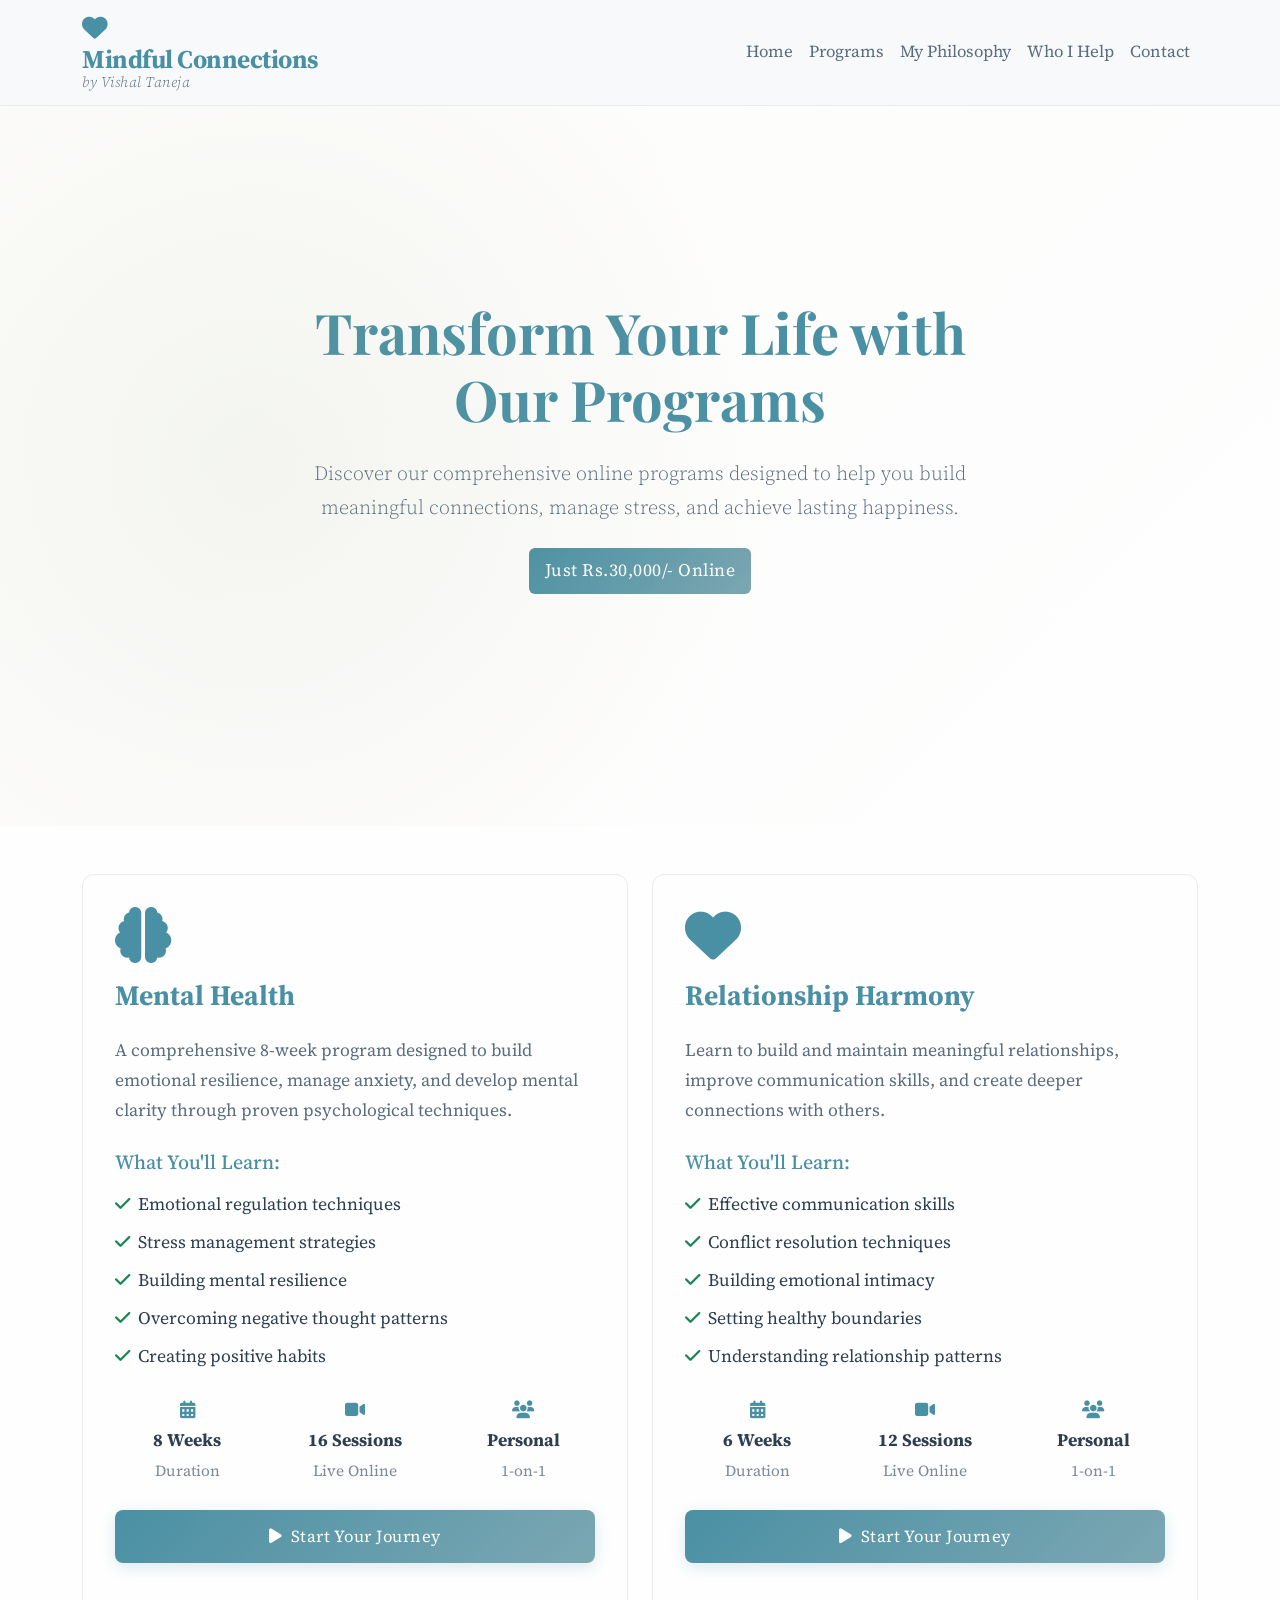
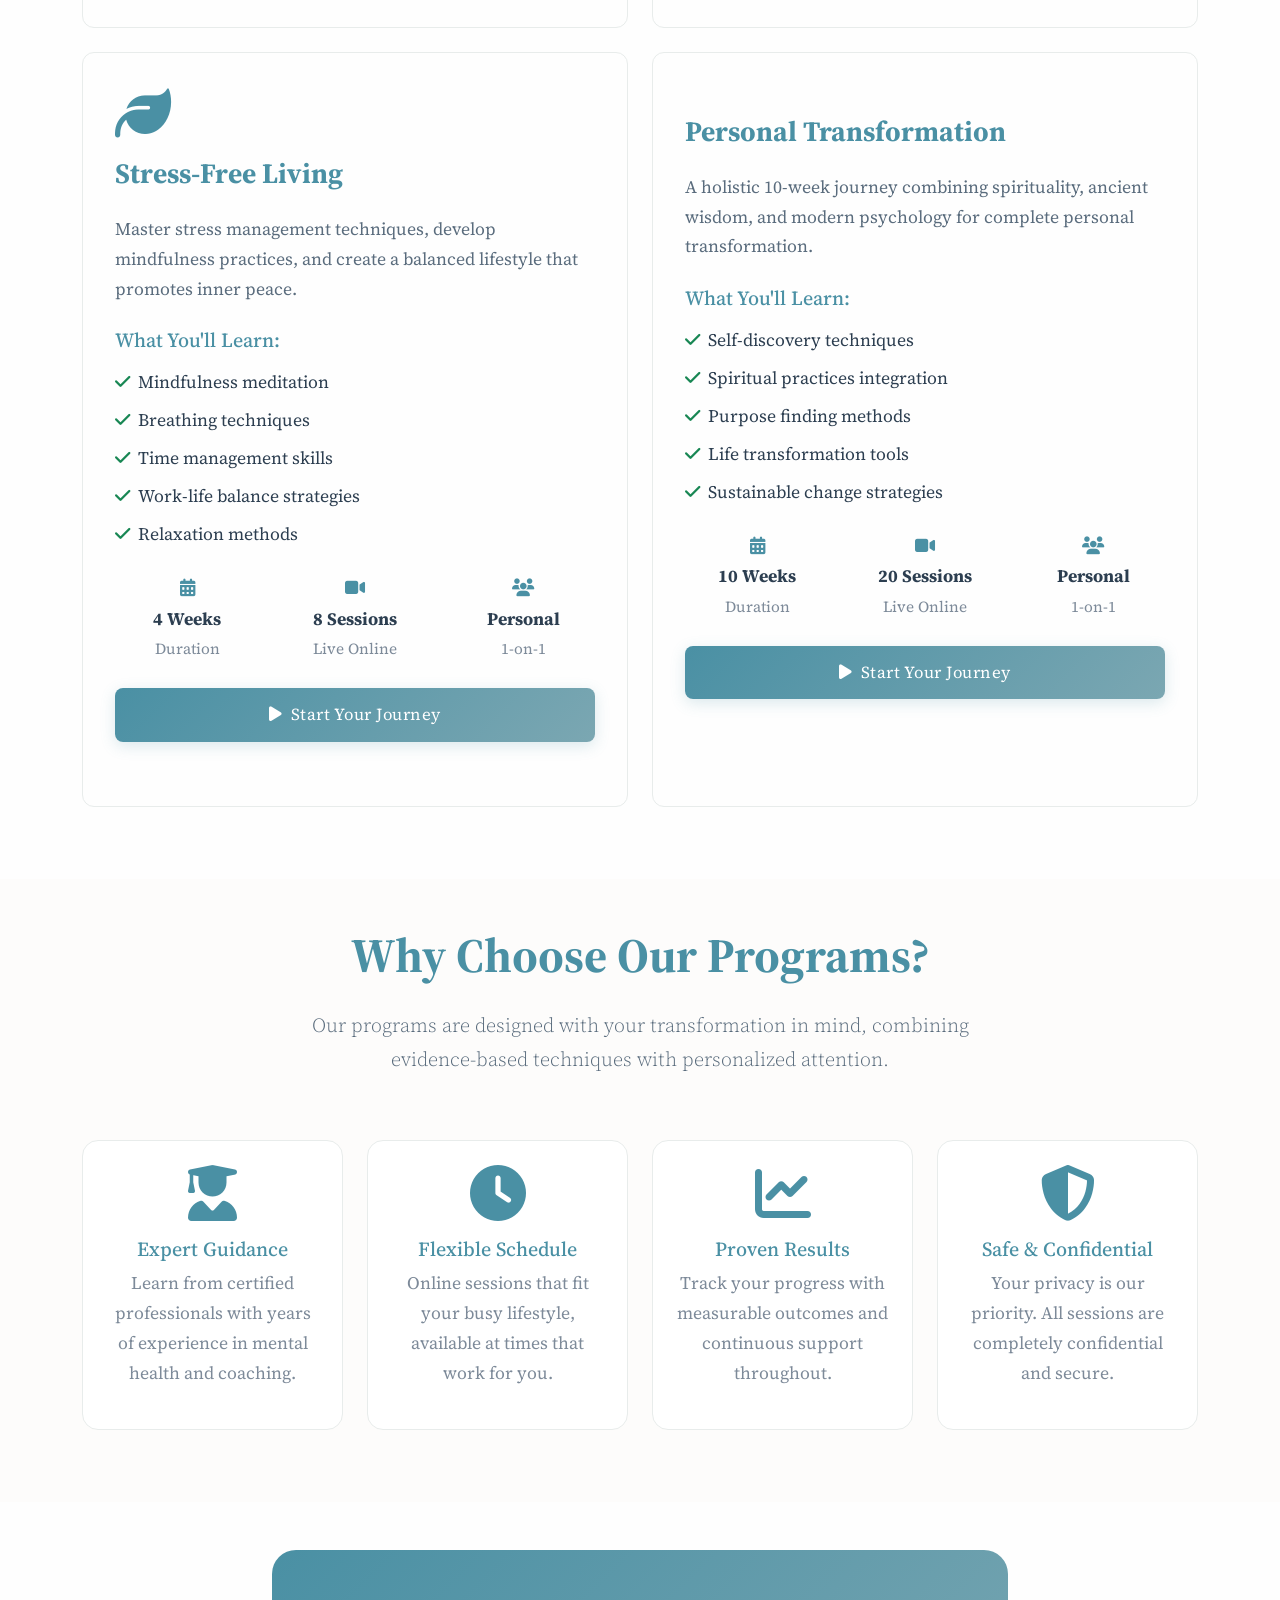
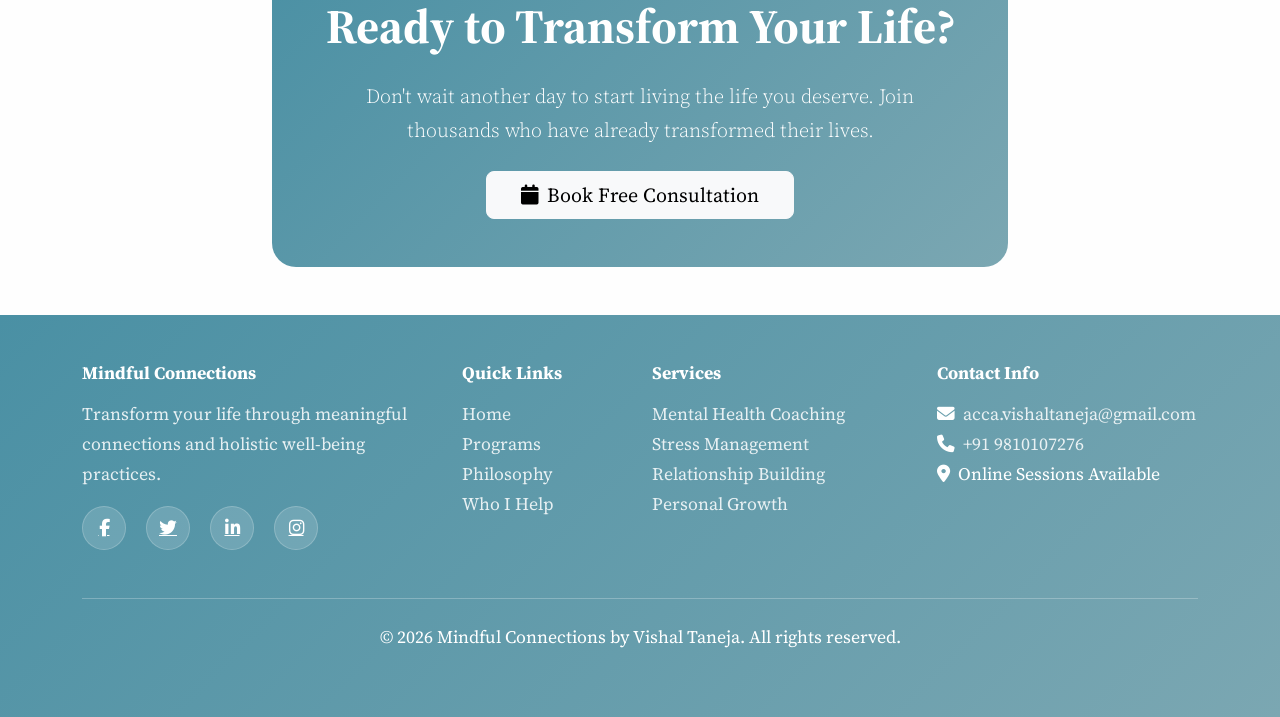
<file: programs.html>
<!DOCTYPE html>
<html lang="en">
<head>
    <meta charset="UTF-8">
    <meta name="viewport" content="width=device-width, initial-scale=1.0">
    <title>Programs - Mental Health & Stress Coaching</title>
    <link href="https://cdn.jsdelivr.net/npm/bootstrap@5.3.0/dist/css/bootstrap.min.css" rel="stylesheet">
    <link href="https://cdnjs.cloudflare.com/ajax/libs/font-awesome/6.4.0/css/all.min.css" rel="stylesheet">
    <link href="https://fonts.googleapis.com/css2?family=Playfair+Display:wght@400;500;600&family=Source+Serif+Pro:wght@300;400;600&display=swap" rel="stylesheet">
    <link rel="stylesheet" href="css/style.css">
</head>
<body>
    <!-- Navigation -->
    <nav class="navbar navbar-expand-lg navbar-light bg-light pastel-nav">
        <div class="container">
            <a class="navbar-brand fw-bold" href="index.html">
                <i class="fas fa-heart text-primary me-2"></i>
                <div>
                    <div>Mindful Connections</div>
                    <div class="brand-subtitle">by Vishal Taneja</div>
                </div>
            </a>
            <button class="navbar-toggler" type="button" data-bs-toggle="collapse" data-bs-target="#navbarNav">
                <span class="navbar-toggler-icon"></span>
            </button>
            <div class="collapse navbar-collapse" id="navbarNav">
                <ul class="navbar-nav ms-auto">
                    <li class="nav-item">
                        <a class="nav-link" href="index.html">Home</a>
                    </li>
                    <li class="nav-item">
                        <a class="nav-link active" href="programs.html">Programs</a>
                    </li>
                    <li class="nav-item">
                        <a class="nav-link" href="philosophy.html">My Philosophy</a>
                    </li>
                    <li class="nav-item">
                        <a class="nav-link" href="who-i-help.html">Who I Help</a>
                    </li>
                    <li class="nav-item">
                        <a class="nav-link" href="contact.html">Contact</a>
                    </li>
                </ul>
            </div>
        </div>
    </nav>

    <!-- Hero Section -->
    <section class="hero-section py-5">
        <div class="container">
            <div class="row justify-content-center text-center">
                <div class="col-lg-8">
                    <h1 class="display-4 fw-bold text-primary mb-4" style="font-family: 'Playfair Display', serif;">Transform Your Life with Our Programs</h1>
                    <p class="lead text-secondary mb-4">
                        Discover our comprehensive online programs designed to help you build meaningful connections, manage stress, and achieve lasting happiness.
                    </p>
                    <div class="price-highlight mb-4">
                        <span class="price-tag">Just Rs.30,000/- Online</span>
                    </div>
                </div>
            </div>
        </div>
    </section>

    <!-- Programs Section -->
    <section class="programs-section py-5">
        <div class="container">
            <div class="row">
                <!-- Program 1: Mental Health -->
                <div class="col-lg-6 mb-4">
                    <div class="program-card h-100">
                        <div class="program-header mb-4">
                            <i class="fas fa-brain text-primary display-4 mb-3"></i>
                            <h3 class="text-primary fw-bold">Mental Health</h3>
                        </div>
                        <div class="program-content">
                            <p class="text-secondary mb-4">
                                A comprehensive 8-week program designed to build emotional resilience, manage anxiety, and develop mental clarity through proven psychological techniques.
                            </p>
                            <div class="program-features mb-4">
                                <h5 class="text-primary mb-3">What You'll Learn:</h5>
                                <ul class="list-unstyled">
                                    <li class="mb-2"><i class="fas fa-check text-success me-2"></i>Emotional regulation techniques</li>
                                    <li class="mb-2"><i class="fas fa-check text-success me-2"></i>Stress management strategies</li>
                                    <li class="mb-2"><i class="fas fa-check text-success me-2"></i>Building mental resilience</li>
                                    <li class="mb-2"><i class="fas fa-check text-success me-2"></i>Overcoming negative thought patterns</li>
                                    <li class="mb-2"><i class="fas fa-check text-success me-2"></i>Creating positive habits</li>
                                </ul>
                            </div>
                            <div class="program-details mb-4">
                                <div class="row text-center">
                                    <div class="col-4">
                                        <div class="detail-item">
                                            <i class="fas fa-calendar-alt text-primary mb-2"></i>
                                            <div class="fw-bold">8 Weeks</div>
                                            <small class="text-muted">Duration</small>
                                        </div>
                                    </div>
                                    <div class="col-4">
                                        <div class="detail-item">
                                            <i class="fas fa-video text-primary mb-2"></i>
                                            <div class="fw-bold">16 Sessions</div>
                                            <small class="text-muted">Live Online</small>
                                        </div>
                                    </div>
                                    <div class="col-4">
                                        <div class="detail-item">
                                            <i class="fas fa-users text-primary mb-2"></i>
                                            <div class="fw-bold">Personal</div>
                                            <small class="text-muted">1-on-1</small>
                                        </div>
                                    </div>
                                </div>
                            </div>
                            <button class="btn btn-primary btn-lg w-100" onclick="selectProgram('Mental Health', '19900')">
                                <i class="fas fa-play me-2"></i>Start Your Journey
                            </button>
                        </div>
                    </div>
                </div>

                <!-- Program 2: Relationship Harmony -->
                <div class="col-lg-6 mb-4">
                    <div class="program-card h-100">
                        <div class="program-header mb-4">
                            <i class="fas fa-heart text-primary display-4 mb-3"></i>
                            <h3 class="text-primary fw-bold">Relationship Harmony</h3>
                        </div>
                        <div class="program-content">
                            <p class="text-secondary mb-4">
                                Learn to build and maintain meaningful relationships, improve communication skills, and create deeper connections with others.
                            </p>
                            <div class="program-features mb-4">
                                <h5 class="text-primary mb-3">What You'll Learn:</h5>
                                <ul class="list-unstyled">
                                    <li class="mb-2"><i class="fas fa-check text-success me-2"></i>Effective communication skills</li>
                                    <li class="mb-2"><i class="fas fa-check text-success me-2"></i>Conflict resolution techniques</li>
                                    <li class="mb-2"><i class="fas fa-check text-success me-2"></i>Building emotional intimacy</li>
                                    <li class="mb-2"><i class="fas fa-check text-success me-2"></i>Setting healthy boundaries</li>
                                    <li class="mb-2"><i class="fas fa-check text-success me-2"></i>Understanding relationship patterns</li>
                                </ul>
                            </div>
                            <div class="program-details mb-4">
                                <div class="row text-center">
                                    <div class="col-4">
                                        <div class="detail-item">
                                            <i class="fas fa-calendar-alt text-primary mb-2"></i>
                                            <div class="fw-bold">6 Weeks</div>
                                            <small class="text-muted">Duration</small>
                                        </div>
                                    </div>
                                    <div class="col-4">
                                        <div class="detail-item">
                                            <i class="fas fa-video text-primary mb-2"></i>
                                            <div class="fw-bold">12 Sessions</div>
                                            <small class="text-muted">Live Online</small>
                                        </div>
                                    </div>
                                    <div class="col-4">
                                        <div class="detail-item">
                                            <i class="fas fa-users text-primary mb-2"></i>
                                            <div class="fw-bold">Personal</div>
                                            <small class="text-muted">1-on-1</small>
                                        </div>
                                    </div>
                                </div>
                            </div>
                            <button class="btn btn-primary btn-lg w-100" onclick="selectProgram('Relationship Harmony', '19900')">
                                <i class="fas fa-play me-2"></i>Start Your Journey
                            </button>
                        </div>
                    </div>
                </div>

                <!-- Program 3: Stress-Free Living -->
                <div class="col-lg-6 mb-4">
                    <div class="program-card h-100">
                        <div class="program-header mb-4">
                            <i class="fas fa-leaf text-primary display-4 mb-3"></i>
                            <h3 class="text-primary fw-bold">Stress-Free Living</h3>
                        </div>
                        <div class="program-content">
                            <p class="text-secondary mb-4">
                                Master stress management techniques, develop mindfulness practices, and create a balanced lifestyle that promotes inner peace.
                            </p>
                            <div class="program-features mb-4">
                                <h5 class="text-primary mb-3">What You'll Learn:</h5>
                                <ul class="list-unstyled">
                                    <li class="mb-2"><i class="fas fa-check text-success me-2"></i>Mindfulness meditation</li>
                                    <li class="mb-2"><i class="fas fa-check text-success me-2"></i>Breathing techniques</li>
                                    <li class="mb-2"><i class="fas fa-check text-success me-2"></i>Time management skills</li>
                                    <li class="mb-2"><i class="fas fa-check text-success me-2"></i>Work-life balance strategies</li>
                                    <li class="mb-2"><i class="fas fa-check text-success me-2"></i>Relaxation methods</li>
                                </ul>
                            </div>
                            <div class="program-details mb-4">
                                <div class="row text-center">
                                    <div class="col-4">
                                        <div class="detail-item">
                                            <i class="fas fa-calendar-alt text-primary mb-2"></i>
                                            <div class="fw-bold">4 Weeks</div>
                                            <small class="text-muted">Duration</small>
                                        </div>
                                    </div>
                                    <div class="col-4">
                                        <div class="detail-item">
                                            <i class="fas fa-video text-primary mb-2"></i>
                                            <div class="fw-bold">8 Sessions</div>
                                            <small class="text-muted">Live Online</small>
                                        </div>
                                    </div>
                                    <div class="col-4">
                                        <div class="detail-item">
                                            <i class="fas fa-users text-primary mb-2"></i>
                                            <div class="fw-bold">Personal</div>
                                            <small class="text-muted">1-on-1</small>
                                        </div>
                                    </div>
                                </div>
                            </div>
                            <button class="btn btn-primary btn-lg w-100" onclick="selectProgram('Stress-Free Living', '19900')">
                                <i class="fas fa-play me-2"></i>Start Your Journey
                            </button>
                        </div>
                    </div>
                </div>

                <!-- Program 4: Personal Transformation -->
                <div class="col-lg-6 mb-4">
                    <div class="program-card h-100">
                        <div class="program-header mb-4">
                            <i class="fas fa-butterfly text-primary display-4 mb-3"></i>
                            <h3 class="text-primary fw-bold">Personal Transformation</h3>
                        </div>
                        <div class="program-content">
                            <p class="text-secondary mb-4">
                                A holistic 10-week journey combining spirituality, ancient wisdom, and modern psychology for complete personal transformation.
                            </p>
                            <div class="program-features mb-4">
                                <h5 class="text-primary mb-3">What You'll Learn:</h5>
                                <ul class="list-unstyled">
                                    <li class="mb-2"><i class="fas fa-check text-success me-2"></i>Self-discovery techniques</li>
                                    <li class="mb-2"><i class="fas fa-check text-success me-2"></i>Spiritual practices integration</li>
                                    <li class="mb-2"><i class="fas fa-check text-success me-2"></i>Purpose finding methods</li>
                                    <li class="mb-2"><i class="fas fa-check text-success me-2"></i>Life transformation tools</li>
                                    <li class="mb-2"><i class="fas fa-check text-success me-2"></i>Sustainable change strategies</li>
                                </ul>
                            </div>
                            <div class="program-details mb-4">
                                <div class="row text-center">
                                    <div class="col-4">
                                        <div class="detail-item">
                                            <i class="fas fa-calendar-alt text-primary mb-2"></i>
                                            <div class="fw-bold">10 Weeks</div>
                                            <small class="text-muted">Duration</small>
                                        </div>
                                    </div>
                                    <div class="col-4">
                                        <div class="detail-item">
                                            <i class="fas fa-video text-primary mb-2"></i>
                                            <div class="fw-bold">20 Sessions</div>
                                            <small class="text-muted">Live Online</small>
                                        </div>
                                    </div>
                                    <div class="col-4">
                                        <div class="detail-item">
                                            <i class="fas fa-users text-primary mb-2"></i>
                                            <div class="fw-bold">Personal</div>
                                            <small class="text-muted">1-on-1</small>
                                        </div>
                                    </div>
                                </div>
                            </div>
                            <button class="btn btn-primary btn-lg w-100" onclick="selectProgram('Personal Transformation', '19900')">
                                <i class="fas fa-play me-2"></i>Start Your Journey
                            </button>
                        </div>
                    </div>
                </div>
            </div>
        </div>
    </section>

    <!-- Features Section -->
    <section class="features-section py-5 bg-light-pastel">
        <div class="container">
            <div class="row justify-content-center text-center mb-5">
                <div class="col-lg-8">
                    <h2 class="display-5 fw-bold text-primary mb-4">Why Choose Our Programs?</h2>
                    <p class="lead text-secondary">
                        Our programs are designed with your transformation in mind, combining evidence-based techniques with personalized attention.
                    </p>
                </div>
            </div>
            <div class="row">
                <div class="col-lg-3 mb-4">
                    <div class="feature-card p-4 rounded-3 bg-white text-center h-100">
                        <i class="fas fa-user-graduate text-primary display-4 mb-3"></i>
                        <h5 class="text-primary">Expert Guidance</h5>
                        <p class="text-muted">Learn from certified professionals with years of experience in mental health and coaching.</p>
                    </div>
                </div>
                <div class="col-lg-3 mb-4">
                    <div class="feature-card p-4 rounded-3 bg-white text-center h-100">
                        <i class="fas fa-clock text-primary display-4 mb-3"></i>
                        <h5 class="text-primary">Flexible Schedule</h5>
                        <p class="text-muted">Online sessions that fit your busy lifestyle, available at times that work for you.</p>
                    </div>
                </div>
                <div class="col-lg-3 mb-4">
                    <div class="feature-card p-4 rounded-3 bg-white text-center h-100">
                        <i class="fas fa-chart-line text-primary display-4 mb-3"></i>
                        <h5 class="text-primary">Proven Results</h5>
                        <p class="text-muted">Track your progress with measurable outcomes and continuous support throughout.</p>
                    </div>
                </div>
                <div class="col-lg-3 mb-4">
                    <div class="feature-card p-4 rounded-3 bg-white text-center h-100">
                        <i class="fas fa-shield-alt text-primary display-4 mb-3"></i>
                        <h5 class="text-primary">Safe & Confidential</h5>
                        <p class="text-muted">Your privacy is our priority. All sessions are completely confidential and secure.</p>
                    </div>
                </div>
            </div>
        </div>
    </section>

    <!-- CTA Section -->
    <section class="cta-section py-5">
        <div class="container">
            <div class="row justify-content-center">
                <div class="col-lg-8 text-center">
                    <div class="cta-card p-5 rounded-4 bg-primary text-white">
                        <h2 class="display-5 fw-bold mb-4">Ready to Transform Your Life?</h2>
                        <p class="lead mb-4">
                            Don't wait another day to start living the life you deserve. Join thousands who have already transformed their lives.
                        </p>
                        <div class="row justify-content-center">
                            <div class="col-md-6">
                                <a href="contact.html" class="btn btn-light btn-lg w-100">
                                    <i class="fas fa-calendar me-2"></i>Book Free Consultation
                                </a>
                            </div>
                        </div>
                    </div>
                </div>
            </div>
        </div>
    </section>

    <!-- Footer -->
    <footer class="footer bg-primary text-white py-5">
        <div class="container">
            <div class="row">
                <div class="col-lg-4 mb-4">
                    <h5 class="fw-bold mb-3">Mindful Connections</h5>
                    <p class="text-light">
                        Transform your life through meaningful connections and holistic well-being practices.
                    </p>
                    <div class="social-links">
                        <a href="#" class="text-white me-3"><i class="fab fa-facebook-f"></i></a>
                        <a href="#" class="text-white me-3"><i class="fab fa-twitter"></i></a>
                        <a href="#" class="text-white me-3"><i class="fab fa-linkedin-in"></i></a>
                        <a href="#" class="text-white"><i class="fab fa-instagram"></i></a>
                    </div>
                </div>
                <div class="col-lg-2 mb-4">
                    <h6 class="fw-bold mb-3">Quick Links</h6>
                    <ul class="list-unstyled">
                        <li><a href="index.html" class="text-light text-decoration-none">Home</a></li>
                        <li><a href="programs.html" class="text-light text-decoration-none">Programs</a></li>
                        <li><a href="philosophy.html" class="text-light text-decoration-none">Philosophy</a></li>
                        <li><a href="who-i-help.html" class="text-light text-decoration-none">Who I Help</a></li>
                    </ul>
                </div>
                <div class="col-lg-3 mb-4">
                    <h6 class="fw-bold mb-3">Services</h6>
                    <ul class="list-unstyled">
                        <li><a href="#" class="text-light text-decoration-none">Mental Health Coaching</a></li>
                        <li><a href="#" class="text-light text-decoration-none">Stress Management</a></li>
                        <li><a href="#" class="text-light text-decoration-none">Relationship Building</a></li>
                        <li><a href="#" class="text-light text-decoration-none">Personal Growth</a></li>
                    </ul>
                </div>
                <div class="col-lg-3 mb-4">
                    <h6 class="fw-bold mb-3">Contact Info</h6>
                    <ul class="list-unstyled">
                        <li><i class="fas fa-envelope me-2"></i><a href="mailto:acca.vishaltaneja@gmail.com" class="text-light text-decoration-none">acca.vishaltaneja@gmail.com</a></li>
                        <li><i class="fas fa-phone me-2"></i><a href="tel:+919810107276" class="text-light text-decoration-none">+91 9810107276</a></li>
                        <li><i class="fas fa-map-marker-alt me-2"></i>Online Sessions Available</li>
                    </ul>
                </div>
            </div>
            <hr class="my-4 bg-light">
            <div class="row">
                <div class="col-12 text-center">
                    <p class="mb-0">&copy; 2026 Mindful Connections by Vishal Taneja. All rights reserved.</p></p>
                </div>
            </div>
        </div>
    </footer>

    <script src="https://cdn.jsdelivr.net/npm/bootstrap@5.3.0/dist/js/bootstrap.bundle.min.js"></script>
    <script src="js/main.js"></script>
</body>
</html>
</file>
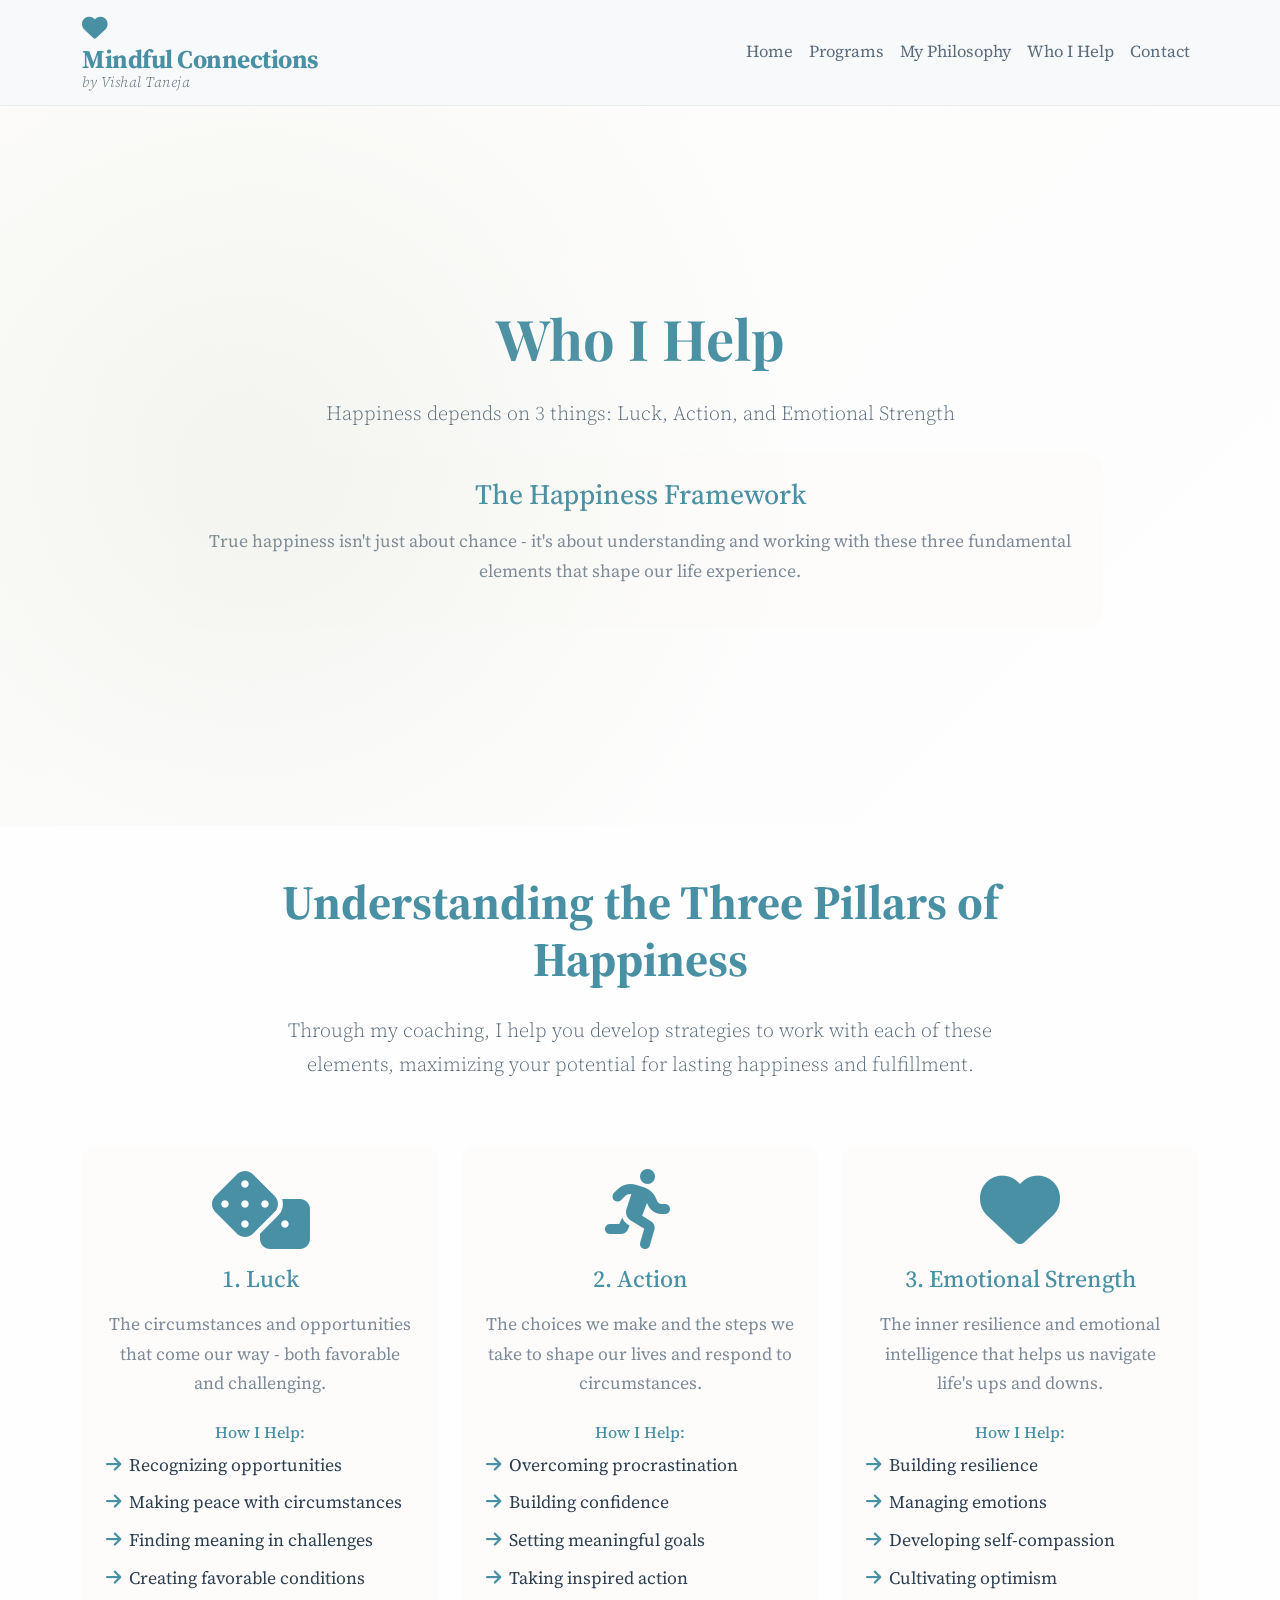
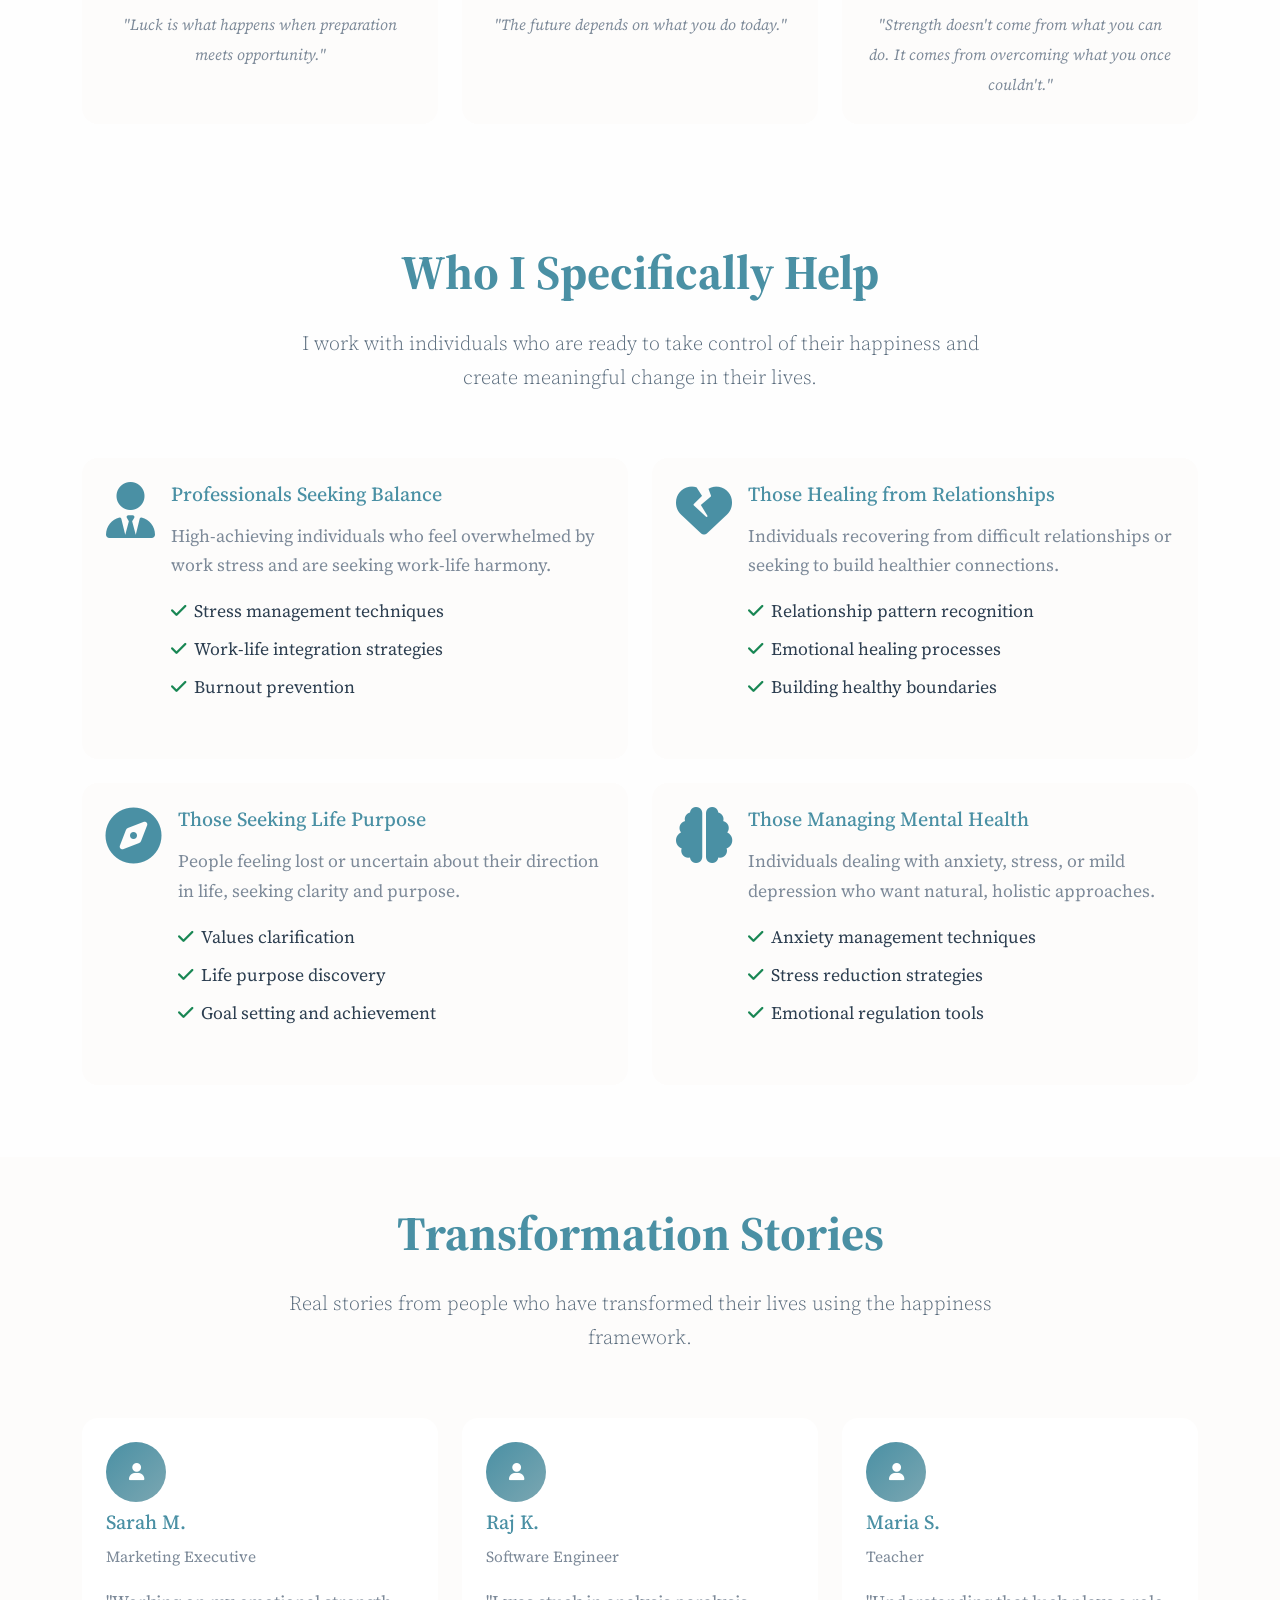
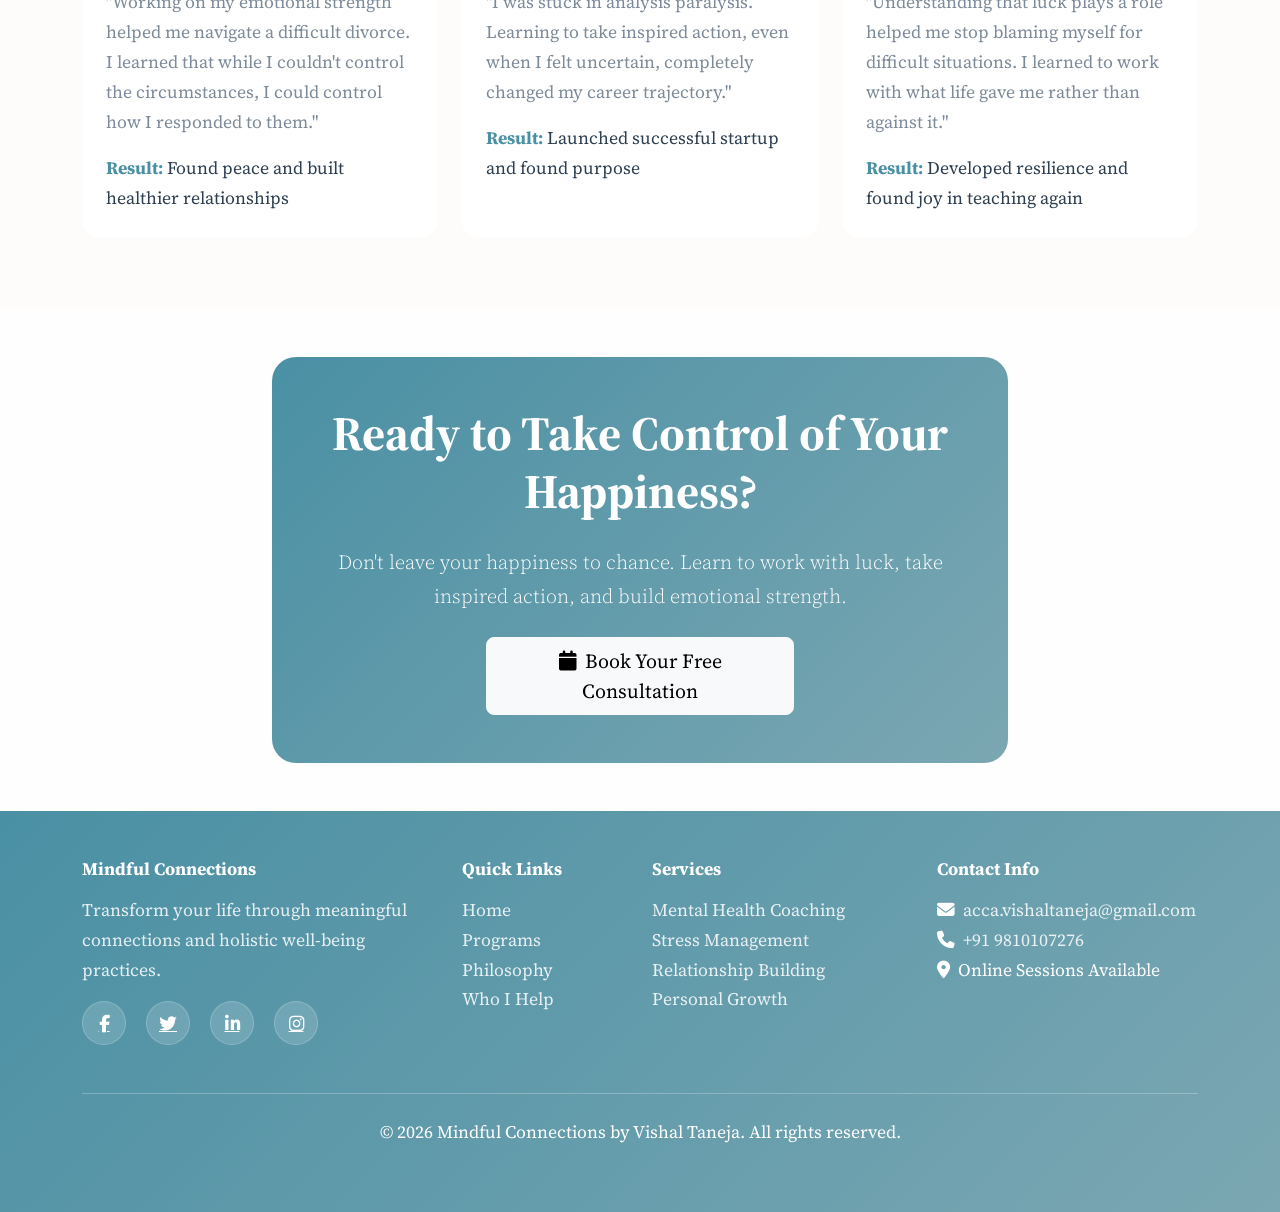
<file: who-i-help.html>
<!DOCTYPE html>
<html lang="en">
<head>
    <meta charset="UTF-8">
    <meta name="viewport" content="width=device-width, initial-scale=1.0">
    <title>Who I Help - Mental Health & Stress Coaching</title>
    <link href="https://cdn.jsdelivr.net/npm/bootstrap@5.3.0/dist/css/bootstrap.min.css" rel="stylesheet">
    <link href="https://cdnjs.cloudflare.com/ajax/libs/font-awesome/6.4.0/css/all.min.css" rel="stylesheet">
    <link href="https://fonts.googleapis.com/css2?family=Playfair+Display:wght@400;500;600&family=Source+Serif+Pro:wght@300;400;600&display=swap" rel="stylesheet">
    <link rel="stylesheet" href="css/style.css">
</head>
<body>
    <!-- Navigation -->
    <nav class="navbar navbar-expand-lg navbar-light bg-light pastel-nav">
        <div class="container">
            <a class="navbar-brand fw-bold" href="index.html">
                <i class="fas fa-heart text-primary me-2"></i>
                <div>
                    <div>Mindful Connections</div>
                    <div class="brand-subtitle">by Vishal Taneja</div>
                </div>
            </a>
            <button class="navbar-toggler" type="button" data-bs-toggle="collapse" data-bs-target="#navbarNav">
                <span class="navbar-toggler-icon"></span>
            </button>
            <div class="collapse navbar-collapse" id="navbarNav">
                <ul class="navbar-nav ms-auto">
                    <li class="nav-item">
                        <a class="nav-link" href="index.html">Home</a>
                    </li>
                    <li class="nav-item">
                        <a class="nav-link" href="programs.html">Programs</a>
                    </li>
                    <li class="nav-item">
                        <a class="nav-link" href="philosophy.html">My Philosophy</a>
                    </li>
                    <li class="nav-item">
                        <a class="nav-link active" href="who-i-help.html">Who I Help</a>
                    </li>
                    <li class="nav-item">
                        <a class="nav-link" href="contact.html">Contact</a>
                    </li>
                </ul>
            </div>
        </div>
    </nav>

    <!-- Hero Section -->
    <section class="hero-section py-5">
        <div class="container">
            <div class="row justify-content-center text-center">
                <div class="col-lg-10">
                    <h1 class="display-4 fw-bold text-primary mb-4" style="font-family: 'Playfair Display', serif;">Who I Help</h1>
                    <p class="lead text-secondary mb-4">
                        Happiness depends on 3 things: Luck, Action, and Emotional Strength
                    </p>
                    <div class="happiness-framework bg-light-pastel p-4 rounded-3">
                        <h3 class="text-primary mb-3">The Happiness Framework</h3>
                        <p class="text-muted">
                            True happiness isn't just about chance - it's about understanding and working with these three fundamental elements that shape our life experience.
                        </p>
                    </div>
                </div>
            </div>
        </div>
    </section>

    <!-- Happiness Framework Section -->
    <section class="happiness-framework-section py-5">
        <div class="container">
            <div class="row justify-content-center text-center mb-5">
                <div class="col-lg-8">
                    <h2 class="display-5 fw-bold text-primary mb-4">Understanding the Three Pillars of Happiness</h2>
                    <p class="lead text-secondary">
                        Through my coaching, I help you develop strategies to work with each of these elements, maximizing your potential for lasting happiness and fulfillment.
                    </p>
                </div>
            </div>
            <div class="row">
                <!-- Pillar 1: Luck -->
                <div class="col-lg-4 mb-4">
                    <div class="pillar-card p-4 rounded-3 bg-light-pastel text-center h-100">
                        <div class="pillar-icon mb-3">
                            <i class="fas fa-dice display-1 text-primary"></i>
                        </div>
                        <h4 class="text-primary mb-3">1. Luck</h4>
                        <p class="text-muted mb-4">
                            The circumstances and opportunities that come our way - both favorable and challenging.
                        </p>
                        <div class="pillar-details">
                            <h6 class="text-primary mb-2">How I Help:</h6>
                            <ul class="list-unstyled text-start">
                                <li class="mb-2"><i class="fas fa-arrow-right text-primary me-2"></i>Recognizing opportunities</li>
                                <li class="mb-2"><i class="fas fa-arrow-right text-primary me-2"></i>Making peace with circumstances</li>
                                <li class="mb-2"><i class="fas fa-arrow-right text-primary me-2"></i>Finding meaning in challenges</li>
                                <li class="mb-2"><i class="fas fa-arrow-right text-primary me-2"></i>Creating favorable conditions</li>
                            </ul>
                        </div>
                        <div class="pillar-quote mt-3">
                            <small class="text-muted fst-italic">
                                "Luck is what happens when preparation meets opportunity."
                            </small>
                        </div>
                    </div>
                </div>

                <!-- Pillar 2: Action -->
                <div class="col-lg-4 mb-4">
                    <div class="pillar-card p-4 rounded-3 bg-light-pastel text-center h-100">
                        <div class="pillar-icon mb-3">
                            <i class="fas fa-running display-1 text-primary"></i>
                        </div>
                        <h4 class="text-primary mb-3">2. Action</h4>
                        <p class="text-muted mb-4">
                            The choices we make and the steps we take to shape our lives and respond to circumstances.
                        </p>
                        <div class="pillar-details">
                            <h6 class="text-primary mb-2">How I Help:</h6>
                            <ul class="list-unstyled text-start">
                                <li class="mb-2"><i class="fas fa-arrow-right text-primary me-2"></i>Overcoming procrastination</li>
                                <li class="mb-2"><i class="fas fa-arrow-right text-primary me-2"></i>Building confidence</li>
                                <li class="mb-2"><i class="fas fa-arrow-right text-primary me-2"></i>Setting meaningful goals</li>
                                <li class="mb-2"><i class="fas fa-arrow-right text-primary me-2"></i>Taking inspired action</li>
                            </ul>
                        </div>
                        <div class="pillar-quote mt-3">
                            <small class="text-muted fst-italic">
                                "The future depends on what you do today."
                            </small>
                        </div>
                    </div>
                </div>

                <!-- Pillar 3: Emotional Strength -->
                <div class="col-lg-4 mb-4">
                    <div class="pillar-card p-4 rounded-3 bg-light-pastel text-center h-100">
                        <div class="pillar-icon mb-3">
                            <i class="fas fa-heart display-1 text-primary"></i>
                        </div>
                        <h4 class="text-primary mb-3">3. Emotional Strength</h4>
                        <p class="text-muted mb-4">
                            The inner resilience and emotional intelligence that helps us navigate life's ups and downs.
                        </p>
                        <div class="pillar-details">
                            <h6 class="text-primary mb-2">How I Help:</h6>
                            <ul class="list-unstyled text-start">
                                <li class="mb-2"><i class="fas fa-arrow-right text-primary me-2"></i>Building resilience</li>
                                <li class="mb-2"><i class="fas fa-arrow-right text-primary me-2"></i>Managing emotions</li>
                                <li class="mb-2"><i class="fas fa-arrow-right text-primary me-2"></i>Developing self-compassion</li>
                                <li class="mb-2"><i class="fas fa-arrow-right text-primary me-2"></i>Cultivating optimism</li>
                            </ul>
                        </div>
                        <div class="pillar-quote mt-3">
                            <small class="text-muted fst-italic">
                                "Strength doesn't come from what you can do. It comes from overcoming what you once couldn't."
                            </small>
                        </div>
                    </div>
                </div>
            </div>
        </div>
    </section>

    <!-- Who I Specifically Help -->
    <section class="specific-help py-5">
        <div class="container">
            <div class="row justify-content-center text-center mb-5">
                <div class="col-lg-8">
                    <h2 class="display-5 fw-bold text-primary mb-4">Who I Specifically Help</h2>
                    <p class="lead text-secondary">
                        I work with individuals who are ready to take control of their happiness and create meaningful change in their lives.
                    </p>
                </div>
            </div>
            <div class="row">
                <div class="col-lg-6 mb-4">
                    <div class="help-card p-4 rounded-3 bg-light-pastel h-100">
                        <div class="d-flex align-items-start mb-3">
                            <i class="fas fa-user-tie text-primary display-4 me-3"></i>
                            <div>
                                <h5 class="text-primary mb-3">Professionals Seeking Balance</h5>
                                <p class="text-muted mb-3">
                                    High-achieving individuals who feel overwhelmed by work stress and are seeking work-life harmony.
                                </p>
                                <ul class="list-unstyled">
                                    <li class="mb-2"><i class="fas fa-check text-success me-2"></i>Stress management techniques</li>
                                    <li class="mb-2"><i class="fas fa-check text-success me-2"></i>Work-life integration strategies</li>
                                    <li class="mb-2"><i class="fas fa-check text-success me-2"></i>Burnout prevention</li>
                                </ul>
                            </div>
                        </div>
                    </div>
                </div>
                <div class="col-lg-6 mb-4">
                    <div class="help-card p-4 rounded-3 bg-light-pastel h-100">
                        <div class="d-flex align-items-start mb-3">
                            <i class="fas fa-heart-broken text-primary display-4 me-3"></i>
                            <div>
                                <h5 class="text-primary mb-3">Those Healing from Relationships</h5>
                                <p class="text-muted mb-3">
                                    Individuals recovering from difficult relationships or seeking to build healthier connections.
                                </p>
                                <ul class="list-unstyled">
                                    <li class="mb-2"><i class="fas fa-check text-success me-2"></i>Relationship pattern recognition</li>
                                    <li class="mb-2"><i class="fas fa-check text-success me-2"></i>Emotional healing processes</li>
                                    <li class="mb-2"><i class="fas fa-check text-success me-2"></i>Building healthy boundaries</li>
                                </ul>
                            </div>
                        </div>
                    </div>
                </div>
                <div class="col-lg-6 mb-4">
                    <div class="help-card p-4 rounded-3 bg-light-pastel h-100">
                        <div class="d-flex align-items-start mb-3">
                            <i class="fas fa-compass text-primary display-4 me-3"></i>
                            <div>
                                <h5 class="text-primary mb-3">Those Seeking Life Purpose</h5>
                                <p class="text-muted mb-3">
                                    People feeling lost or uncertain about their direction in life, seeking clarity and purpose.
                                </p>
                                <ul class="list-unstyled">
                                    <li class="mb-2"><i class="fas fa-check text-success me-2"></i>Values clarification</li>
                                    <li class="mb-2"><i class="fas fa-check text-success me-2"></i>Life purpose discovery</li>
                                    <li class="mb-2"><i class="fas fa-check text-success me-2"></i>Goal setting and achievement</li>
                                </ul>
                            </div>
                        </div>
                    </div>
                </div>
                <div class="col-lg-6 mb-4">
                    <div class="help-card p-4 rounded-3 bg-light-pastel h-100">
                        <div class="d-flex align-items-start mb-3">
                            <i class="fas fa-brain text-primary display-4 me-3"></i>
                            <div>
                                <h5 class="text-primary mb-3">Those Managing Mental Health</h5>
                                <p class="text-muted mb-3">
                                    Individuals dealing with anxiety, stress, or mild depression who want natural, holistic approaches.
                                </p>
                                <ul class="list-unstyled">
                                    <li class="mb-2"><i class="fas fa-check text-success me-2"></i>Anxiety management techniques</li>
                                    <li class="mb-2"><i class="fas fa-check text-success me-2"></i>Stress reduction strategies</li>
                                    <li class="mb-2"><i class="fas fa-check text-success me-2"></i>Emotional regulation tools</li>
                                </ul>
                            </div>
                        </div>
                    </div>
                </div>
            </div>
        </div>
    </section>

    <!-- Success Stories -->
    <section class="success-stories py-5 bg-light-pastel">
        <div class="container">
            <div class="row justify-content-center text-center mb-5">
                <div class="col-lg-8">
                    <h2 class="display-5 fw-bold text-primary mb-4">Transformation Stories</h2>
                    <p class="lead text-secondary">
                        Real stories from people who have transformed their lives using the happiness framework.
                    </p>
                </div>
            </div>
            <div class="row">
                <div class="col-lg-4 mb-4">
                    <div class="story-card p-4 rounded-3 bg-white h-100">
                        <div class="story-header mb-3">
                            <div class="story-avatar bg-primary text-white rounded-circle d-inline-flex align-items-center justify-content-center mb-2" style="width: 60px; height: 60px;">
                                <i class="fas fa-user"></i>
                            </div>
                            <h5 class="text-primary mb-2">Sarah M.</h5>
                            <small class="text-muted">Marketing Executive</small>
                        </div>
                        <div class="story-content">
                            <p class="text-muted mb-3">
                                "Working on my emotional strength helped me navigate a difficult divorce. I learned that while I couldn't control the circumstances, I could control how I responded to them."
                            </p>
                            <div class="story-result">
                                <strong class="text-primary">Result:</strong> Found peace and built healthier relationships
                            </div>
                        </div>
                    </div>
                </div>
                <div class="col-lg-4 mb-4">
                    <div class="story-card p-4 rounded-3 bg-white h-100">
                        <div class="story-header mb-3">
                            <div class="story-avatar bg-primary text-white rounded-circle d-inline-flex align-items-center justify-content-center mb-2" style="width: 60px; height: 60px;">
                                <i class="fas fa-user"></i>
                            </div>
                            <h5 class="text-primary mb-2">Raj K.</h5>
                            <small class="text-muted">Software Engineer</small>
                        </div>
                        <div class="story-content">
                            <p class="text-muted mb-3">
                                "I was stuck in analysis paralysis. Learning to take inspired action, even when I felt uncertain, completely changed my career trajectory."
                            </p>
                            <div class="story-result">
                                <strong class="text-primary">Result:</strong> Launched successful startup and found purpose
                            </div>
                        </div>
                    </div>
                </div>
                <div class="col-lg-4 mb-4">
                    <div class="story-card p-4 rounded-3 bg-white h-100">
                        <div class="story-header mb-3">
                            <div class="story-avatar bg-primary text-white rounded-circle d-inline-flex align-items-center justify-content-center mb-2" style="width: 60px; height: 60px;">
                                <i class="fas fa-user"></i>
                            </div>
                            <h5 class="text-primary mb-2">Maria S.</h5>
                            <small class="text-muted">Teacher</small>
                        </div>
                        <div class="story-content">
                            <p class="text-muted mb-3">
                                "Understanding that luck plays a role helped me stop blaming myself for difficult situations. I learned to work with what life gave me rather than against it."
                            </p>
                            <div class="story-result">
                                <strong class="text-primary">Result:</strong> Developed resilience and found joy in teaching again
                            </div>
                        </div>
                    </div>
                </div>
            </div>
        </div>
    </section>

    <!-- Call to Action -->
    <section class="cta-section py-5">
        <div class="container">
            <div class="row justify-content-center">
                <div class="col-lg-8 text-center">
                    <div class="cta-card p-5 rounded-4 bg-primary text-white">
                        <h2 class="display-5 fw-bold mb-4">Ready to Take Control of Your Happiness?</h2>
                        <p class="lead mb-4">
                            Don't leave your happiness to chance. Learn to work with luck, take inspired action, and build emotional strength.
                        </p>
                        <div class="row justify-content-center">
                            <div class="col-md-6">
                                <a href="contact.html" class="btn btn-light btn-lg w-100">
                                    <i class="fas fa-calendar me-2"></i>Book Your Free Consultation
                                </a>
                            </div>
                        </div>
                    </div>
                </div>
            </div>
        </div>
    </section>

    <!-- Footer -->
    <footer class="footer bg-primary text-white py-5">
        <div class="container">
            <div class="row">
                <div class="col-lg-4 mb-4">
                    <h5 class="fw-bold mb-3">Mindful Connections</h5>
                    <p class="text-light">
                        Transform your life through meaningful connections and holistic well-being practices.
                    </p>
                    <div class="social-links">
                        <a href="#" class="text-white me-3"><i class="fab fa-facebook-f"></i></a>
                        <a href="#" class="text-white me-3"><i class="fab fa-twitter"></i></a>
                        <a href="#" class="text-white me-3"><i class="fab fa-linkedin-in"></i></a>
                        <a href="#" class="text-white"><i class="fab fa-instagram"></i></a>
                    </div>
                </div>
                <div class="col-lg-2 mb-4">
                    <h6 class="fw-bold mb-3">Quick Links</h6>
                    <ul class="list-unstyled">
                        <li><a href="index.html" class="text-light text-decoration-none">Home</a></li>
                        <li><a href="programs.html" class="text-light text-decoration-none">Programs</a></li>
                        <li><a href="philosophy.html" class="text-light text-decoration-none">Philosophy</a></li>
                        <li><a href="who-i-help.html" class="text-light text-decoration-none">Who I Help</a></li>
                    </ul>
                </div>
                <div class="col-lg-3 mb-4">
                    <h6 class="fw-bold mb-3">Services</h6>
                    <ul class="list-unstyled">
                        <li><a href="#" class="text-light text-decoration-none">Mental Health Coaching</a></li>
                        <li><a href="#" class="text-light text-decoration-none">Stress Management</a></li>
                        <li><a href="#" class="text-light text-decoration-none">Relationship Building</a></li>
                        <li><a href="#" class="text-light text-decoration-none">Personal Growth</a></li>
                    </ul>
                </div>
                <div class="col-lg-3 mb-4">
                    <h6 class="fw-bold mb-3">Contact Info</h6>
                    <ul class="list-unstyled">
                        <li><i class="fas fa-envelope me-2"></i><a href="mailto:acca.vishaltaneja@gmail.com" class="text-light text-decoration-none">acca.vishaltaneja@gmail.com</a></li>
                        <li><i class="fas fa-phone me-2"></i><a href="tel:+919810107276" class="text-light text-decoration-none">+91 9810107276</a></li>
                        <li><i class="fas fa-map-marker-alt me-2"></i>Online Sessions Available</li>
                    </ul>
                </div>
            </div>
            <hr class="my-4 bg-light">
            <div class="row">
                <div class="col-12 text-center">
                    <p class="mb-0">&copy; 2026 Mindful Connections by Vishal Taneja. All rights reserved.</p></p>
                </div>
            </div>
        </div>
    </footer>

    <script src="https://cdn.jsdelivr.net/npm/bootstrap@5.3.0/dist/js/bootstrap.bundle.min.js"></script>
    <script src="js/main.js"></script>
</body>
</html>
</file>
<file: css/style.css>
:root {
    --primary-color: #4A90A4;
    --secondary-color: #7BA7B2;
    --accent-color: #A8C8D0;
    --light-sage: #F6F7F4;
    --warm-white: #FEFEFE;
    --soft-gray: #E8ECEB;
    --sage-green: #9CAF88;
    --muted-sage: #B8C4AA;
    --text-primary: #2C3E50;
    --text-secondary: #5A6C7D;
    --text-muted: #7D8A99;
    --warm-beige: #F9F7F4;
    --soft-blue: #E8F0F2;
    --light-warm: #FDFCFB;
}

* {
    margin: 0;
    padding: 0;
    box-sizing: border-box;
}

body {
    font-family: 'Source Serif Pro', serif;
    line-height: 1.7;
    color: var(--text-primary);
    background-color: var(--warm-white);
    font-size: 1.1rem;
}

/* Navigation Styles */
.pastel-nav {
    background: rgba(253, 252, 251, 0.95);
    backdrop-filter: blur(10px);
    box-shadow: 0 2px 20px rgba(74, 144, 164, 0.1);
    border-bottom: 1px solid var(--soft-gray);
}

.navbar-brand {
    color: var(--primary-color) !important;
    font-size: 1.6rem;
    font-weight: 500;
    letter-spacing: -0.5px;
    line-height: 1.2;
}

.brand-subtitle {
    font-size: 0.9rem;
    font-style: italic;
    color: var(--text-secondary);
    font-weight: 300;
    letter-spacing: 0.5px;
}

.nav-link {
    color: var(--text-secondary) !important;
    font-weight: 400;
    transition: all 0.3s ease;
    position: relative;
    font-size: 1.05rem;
}

.nav-link:hover {
    color: var(--primary-color) !important;
}

.nav-link::after {
    content: '';
    position: absolute;
    width: 0;
    height: 1px;
    bottom: 0;
    left: 50%;
    background-color: var(--primary-color);
    transition: all 0.3s ease;
    transform: translateX(-50%);
}

.nav-link:hover::after {
    width: 100%;
}

/* Hero Section */
.hero-section {
    background: linear-gradient(135deg, var(--light-warm) 0%, var(--warm-white) 100%);
    min-height: 80vh;
    display: flex;
    align-items: center;
    position: relative;
    overflow: hidden;
}

.hero-section::before {
    content: '';
    position: absolute;
    top: 0;
    left: 0;
    right: 0;
    bottom: 0;
    background: radial-gradient(circle at 20% 50%, rgba(156, 175, 136, 0.1) 0%, transparent 50%);
    pointer-events: none;
}

.hero-content {
    position: relative;
    z-index: 2;
}

.hero-content h1 {
    color: var(--primary-color);
    font-weight: 400;
    line-height: 1.3;
    margin-bottom: 1.5rem;
    font-size: 3.2rem;
    letter-spacing: -0.5px;
    font-family: 'Playfair Display', serif;
}

.hero-content .lead {
    color: var(--text-secondary);
    font-size: 1.3rem;
    margin-bottom: 2rem;
    font-weight: 300;
    line-height: 1.6;
    max-width: 600px;
}

.hero-content p {
    color: var(--text-muted);
    font-size: 1.15rem;
    margin-bottom: 2.5rem;
    line-height: 1.7;
    max-width: 500px;
}

/* Buttons */
.btn-primary {
    background: linear-gradient(135deg, var(--primary-color) 0%, var(--secondary-color) 100%);
    border: none;
    padding: 14px 32px;
    font-weight: 400;
    border-radius: 8px;
    transition: all 0.3s ease;
    box-shadow: 0 4px 15px rgba(74, 144, 164, 0.2);
    font-size: 1.05rem;
    letter-spacing: 0.5px;
}

.btn-primary:hover {
    transform: translateY(-2px);
    box-shadow: 0 8px 25px rgba(74, 144, 164, 0.3);
}

.btn-outline-primary {
    border: 1px solid var(--primary-color);
    color: var(--primary-color);
    padding: 14px 32px;
    font-weight: 400;
    border-radius: 8px;
    transition: all 0.3s ease;
    background: transparent;
    font-size: 1.05rem;
    letter-spacing: 0.5px;
}

.btn-outline-primary:hover {
    background: var(--primary-color);
    border-color: var(--primary-color);
    transform: translateY(-2px);
}

/* Cards */
.pastel-card {
    background: var(--warm-white);
    border: 1px solid var(--soft-gray);
    border-radius: 12px;
    box-shadow: 0 8px 25px rgba(74, 144, 164, 0.08);
    transition: all 0.3s ease;
}

.pastel-card:hover {
    transform: translateY(-3px);
    box-shadow: 0 12px 35px rgba(74, 144, 164, 0.15);
}

.feature-card {
    background: var(--light-warm);
    border: 1px solid var(--soft-gray);
    border-radius: 12px;
    transition: all 0.3s ease;
    padding: 1.5rem;
}

.feature-card:hover {
    background: var(--soft-blue);
    transform: translateY(-2px);
}

.trial-card {
    border: 1px solid var(--soft-gray);
    border-radius: 12px;
    transition: all 0.3s ease;
    background: var(--warm-white);
}

.trial-card:hover {
    border-color: var(--primary-color);
    box-shadow: 0 12px 35px rgba(74, 144, 164, 0.12);
}

/* Background Colors */
.bg-light-pastel {
    background: var(--light-warm);
}

.bg-primary {
    background: linear-gradient(135deg, var(--primary-color) 0%, var(--secondary-color) 100%) !important;
}

/* Text Colors */
.text-primary {
    color: var(--primary-color) !important;
}

.text-secondary {
    color: var(--text-secondary) !important;
}

.text-muted {
    color: var(--text-muted) !important;
}

/* Free Trial Section */
.free-trial-section {
    background: var(--warm-beige);
}

.feature-item {
    padding: 24px;
    border-radius: 12px;
    background: var(--warm-white);
    margin-bottom: 20px;
    transition: all 0.3s ease;
    border: 1px solid var(--soft-gray);
}

.feature-item:hover {
    background: var(--soft-blue);
    color: var(--text-primary);
}

.feature-item:hover i,
.feature-item:hover h5 {
    color: var(--primary-color) !important;
}

/* Footer */
.footer {
    background: linear-gradient(135deg, var(--primary-color) 0%, var(--secondary-color) 100%);
    color: white;
    padding: 3rem 0;
}

.footer h5,
.footer h6 {
    color: white;
    font-weight: 500;
    font-size: 1.1rem;
}

.footer .text-light {
    color: rgba(255, 255, 255, 0.85) !important;
}

.social-links a {
    display: inline-flex;
    align-items: center;
    justify-content: center;
    width: 44px;
    height: 44px;
    background: rgba(255, 255, 255, 0.15);
    border-radius: 50%;
    transition: all 0.3s ease;
    border: 1px solid rgba(255, 255, 255, 0.2);
}

.social-links a:hover {
    background: rgba(255, 255, 255, 0.25);
    transform: translateY(-2px);
}

/* Responsive Design */
@media (max-width: 768px) {
    .hero-section {
        text-align: center;
        padding: 3rem 0;
    }
    
    .hero-content h1 {
        font-size: 2.5rem;
    }
    
    .hero-buttons .btn {
        display: block;
        width: 100%;
        margin-bottom: 10px;
    }
    
    .feature-item {
        margin-bottom: 15px;
    }
}

/* Smooth Scrolling */
html {
    scroll-behavior: smooth;
}

/* Section Spacing */
section {
    padding: 4rem 0;
}

.section-title {
    font-family: 'Playfair Display', serif;
    font-weight: 400;
    color: var(--primary-color);
    margin-bottom: 1rem;
    font-size: 2.5rem;
}

.section-subtitle {
    color: var(--text-secondary);
    font-size: 1.2rem;
    margin-bottom: 3rem;
    font-weight: 300;
    max-width: 600px;
    margin-left: auto;
    margin-right: auto;
}

/* Utility Classes */
.min-vh-80 {
    min-height: 80vh;
}

.rounded-3 {
    border-radius: 1rem !important;
}

.rounded-4 {
    border-radius: 1.5rem !important;
}

/* Animation */
@keyframes fadeInUp {
    from {
        opacity: 0;
        transform: translateY(30px);
    }
    to {
        opacity: 1;
        transform: translateY(0);
    }
}

.fade-in-up {
    animation: fadeInUp 0.6s ease-out;
}

/* Programs Page Specific Styles */
.program-card {
    background: var(--warm-white);
    border: 1px solid var(--soft-gray);
    border-radius: 12px;
    padding: 2rem;
    margin-bottom: 2rem;
    transition: all 0.3s ease;
}

.program-card:hover {
    background: var(--soft-blue);
    transform: translateY(-3px);
    box-shadow: 0 12px 35px rgba(74, 144, 164, 0.15);
}

.price-tag {
    background: linear-gradient(135deg, var(--primary-color) 0%, var(--secondary-color) 100%);
    color: white;
    padding: 8px 16px;
    border-radius: 6px;
    font-weight: 400;
    font-size: 1.1rem;
    display: inline-block;
    margin-bottom: 1rem;
    letter-spacing: 0.5px;
}

/* Contact Form Styles */
.contact-form {
    background: var(--warm-white);
    border-radius: 12px;
    padding: 2rem;
    border: 1px solid var(--soft-gray);
}

.form-control {
    border: 1px solid var(--soft-gray);
    border-radius: 8px;
    padding: 14px 16px;
    transition: all 0.3s ease;
    background: var(--warm-white);
    font-size: 1.05rem;
}

.form-control:focus {
    border-color: var(--primary-color);
    box-shadow: 0 0 0 0.2rem rgba(74, 144, 164, 0.15);
    outline: none;
}

.form-label {
    color: var(--text-secondary);
    font-weight: 400;
    margin-bottom: 0.5rem;
    font-size: 0.95rem;
}
</file>
